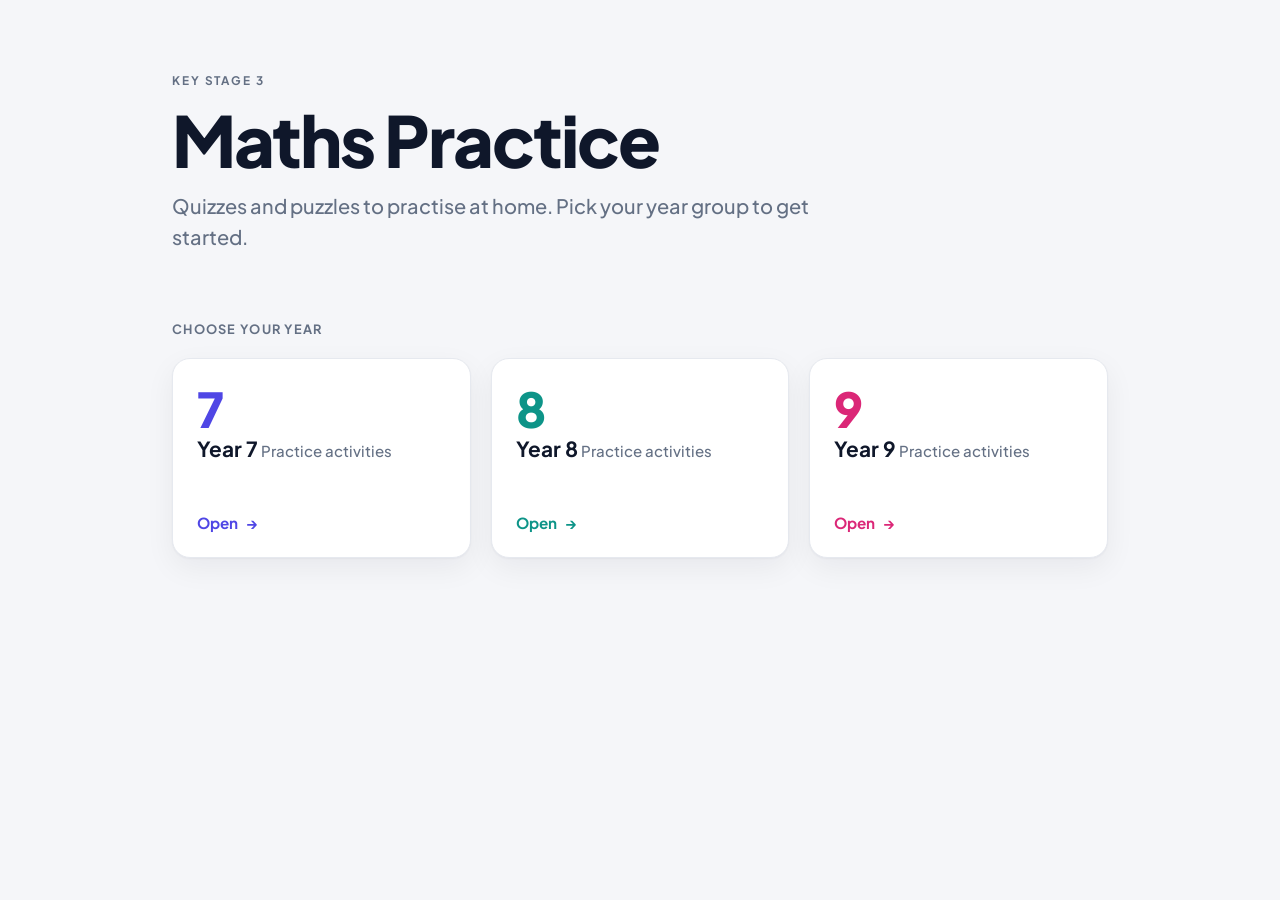
<file: index.html>
<!doctype html>
<html lang="en">
<head>
<meta charset="utf-8">
<meta name="viewport" content="width=device-width, initial-scale=1">
<title>KS3 Maths Practice</title>
<link rel="icon" href="favicon.svg" type="image/svg+xml">
<link rel="preconnect" href="https://fonts.googleapis.com">
<link rel="preconnect" href="https://fonts.gstatic.com" crossorigin>
<link href="https://fonts.googleapis.com/css2?family=Plus+Jakarta+Sans:wght@500;600;700;800&display=swap" rel="stylesheet">
<link rel="stylesheet" href="style.css">
</head>
<body>
<main class="wrap">

  <header class="hero rise">
    <p class="eyebrow">Key Stage 3</p>
    <h1>Maths Practice</h1>
    <p class="sub">Quizzes and puzzles to practise at home. Pick your year group to get started.</p>
  </header>

  <p class="section-label">Choose your year</p>

  <nav class="years" aria-label="Year groups">

    <a class="year-card y7 rise d1" href="year7.html">
      <span class="num">7</span>
      <span class="col">
        <span class="word">Year 7</span>
        <span class="desc">Practice activities</span>
      </span>
      <span class="go">Open <span class="arrow">&rarr;</span></span>
    </a>

    <a class="year-card y8 rise d2" href="year8.html">
      <span class="num">8</span>
      <span class="col">
        <span class="word">Year 8</span>
        <span class="desc">Practice activities</span>
      </span>
      <span class="go">Open <span class="arrow">&rarr;</span></span>
    </a>

    <a class="year-card y9 rise d3" href="year9.html">
      <span class="num">9</span>
      <span class="col">
        <span class="word">Year 9</span>
        <span class="desc">Practice activities</span>
      </span>
      <span class="go">Open <span class="arrow">&rarr;</span></span>
    </a>

  </nav>

</main>
</body>
</html>
</file>
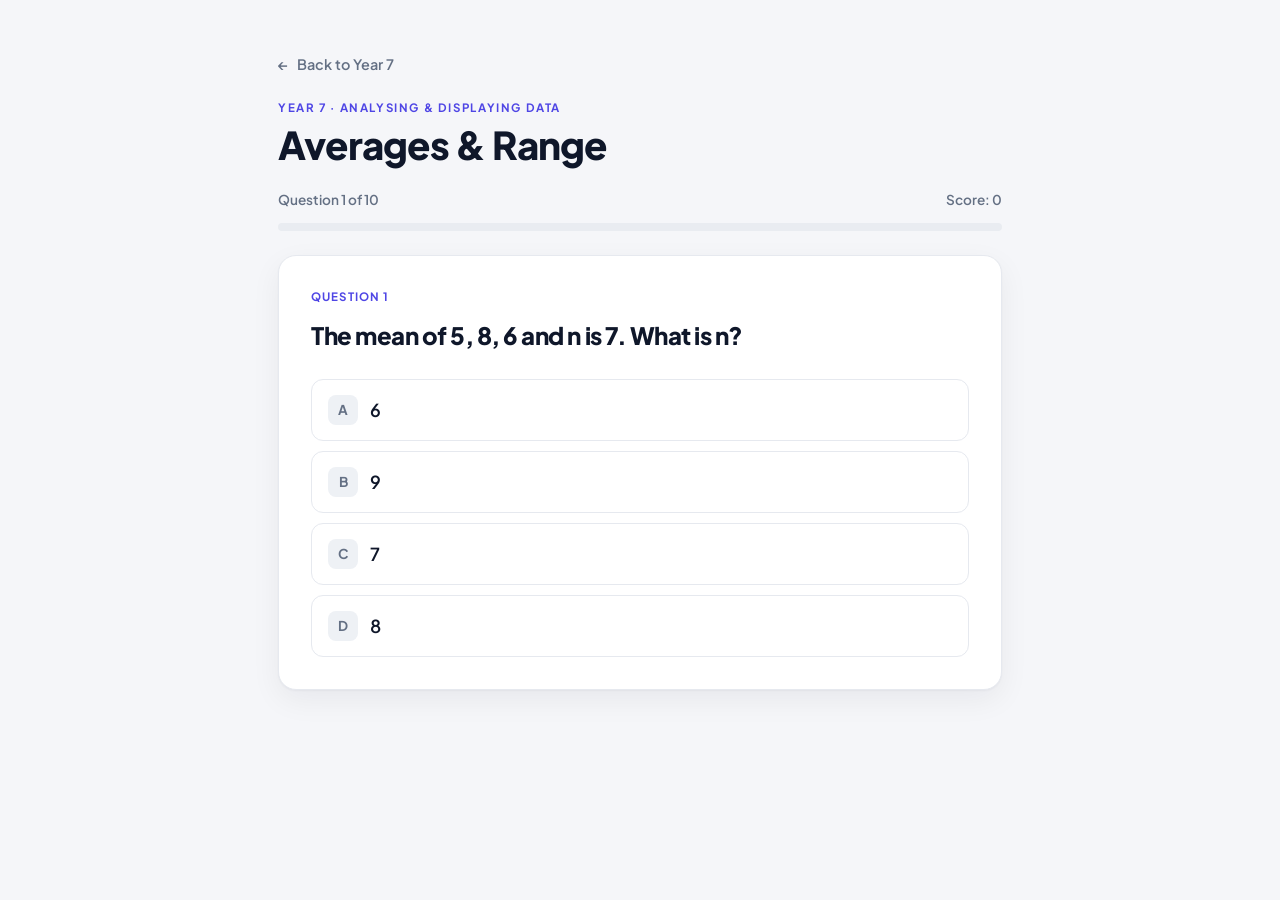
<file: y7-averages-range.html>
<!doctype html>
<html lang="en">
<head>
<meta charset="utf-8">
<meta name="viewport" content="width=device-width, initial-scale=1">
<title>Year 7 — Averages &amp; Range</title>
<link rel="icon" href="favicon.svg" type="image/svg+xml">
<link rel="preconnect" href="https://fonts.googleapis.com">
<link rel="preconnect" href="https://fonts.gstatic.com" crossorigin>
<link href="https://fonts.googleapis.com/css2?family=Plus+Jakarta+Sans:wght@500;600;700;800&display=swap" rel="stylesheet">
<link rel="stylesheet" href="quiz.css">
</head>
<!-- accent colour for this quiz (Year 7 = indigo). Change just this to re-theme one quiz. -->
<body style="--accent:#4F46E5">
<main class="wrap">

  <a class="back" href="year7.html"><span aria-hidden="true">&larr;</span> Back to Year 7</a>

  <header class="head">
    <p class="eyebrow">Year 7 &middot; Analysing &amp; displaying data</p>
    <h1>Averages &amp; Range</h1>
  </header>

  <!-- quiz shell — shared by every quiz; do not edit per quiz -->
  <div id="quiz">
    <div class="progress-row">
      <span id="counter">Question 1 of 10</span>
      <span id="runningScore">Score: 0</span>
    </div>
    <div class="bar"><i id="barFill"></i></div>
    <div class="card">
      <p class="qnum" id="qnum">Question 1</p>
      <p class="question" id="question">&nbsp;</p>
      <div class="options" id="options"></div>
      <div class="feedback" id="feedback">
        <p class="verdict" id="verdict"></p>
        <p class="why" id="why"></p>
      </div>
      <button class="next" id="nextBtn">Next question &rarr;</button>
    </div>
  </div>

  <div class="card result" id="result">
    <div class="score-num"><span id="finalScore">0</span><span id="outOf">/10</span></div>
    <p class="msg" id="resultMsg"></p>
    <p class="best" id="bestLine"></p>
    <div class="actions">
      <button class="btn primary" id="againBtn">Try again</button>
      <a class="btn ghost" href="year7.html">Back to Year 7</a>
    </div>
  </div>

</main>

<!-- ===== The only part that changes per quiz: questions ===== -->
<script>
window.QUIZ = {
  storeKey: "y7-averages-range",
  appendEquals: false,
  questions: [
    { q:"Find the mode of: 6, 3, 7, 3, 9, 3, 6, 1", answer:"3", options:["3","6","7","9"], why:"The mode is the most common value. 3 appears three times — more than any other number." },
    { q:"Find the mode of: 4, 8, 4, 2, 4, 8, 9", answer:"4", options:["4","8","2","9"], why:"4 appears three times, 8 appears twice. The most common value is 4." },
    { q:"Work out the median of: 15, 4, 9, 2, 11, 6, 8", answer:"8", options:["8","9","6","11"], why:"In order: 2, 4, 6, 8, 9, 11, 15. With 7 values the middle (4th) one is 8." },
    { q:"Work out the median of: 20, 7, 13, 5, 9, 16", answer:"11", options:["11","9","13","10"], why:"In order: 5, 7, 9, 13, 16, 20. The two middle values are 9 and 13, and (9 + 13) ÷ 2 = 11." },
    { q:"Work out the range of: 34, 12, 27, 5, 19", answer:"29", options:["29","34","22","12"], why:"Range = largest − smallest = 34 − 5 = 29." },
    { q:"Work out the mean of: 7, 2, 9, 4, 8", answer:"6", options:["6","5","7","30"], why:"Sum = 30, and there are 5 values. 30 ÷ 5 = 6." },
    { q:"Work out the mean of: 1.2, 0.8, 1.5, 0.5", answer:"1.0", options:["1.0","1.2","0.8","4.0"], why:"Sum = 4.0, divided by 4 values. 4.0 ÷ 4 = 1.0." },
    { q:"A shop counts customers each day: 12, 9, 15, 11, 8, 14, 15. What is the mean per day?", answer:"12", options:["12","11","13","84"], why:"Total = 84 over 7 days. 84 ÷ 7 = 12." },
    { q:"The mean of 5, 8, 6 and n is 7. What is n?", answer:"9", options:["9","7","8","6"], why:"Four values with mean 7 total 28. The known three add to 19, so n = 28 − 19 = 9." },
    { q:"For 5, 5, 6, 5, 6, 5, 40, which average best describes a 'typical' value?", answer:"Median", options:["Median","Mean","Mode","Range"], why:"The outlier 40 pulls the mean up to about 10. The median (5) better reflects what most of the values actually are." }
  ]
};
</script>
<script src="quiz.js"></script>
</body>
</html>
</file>
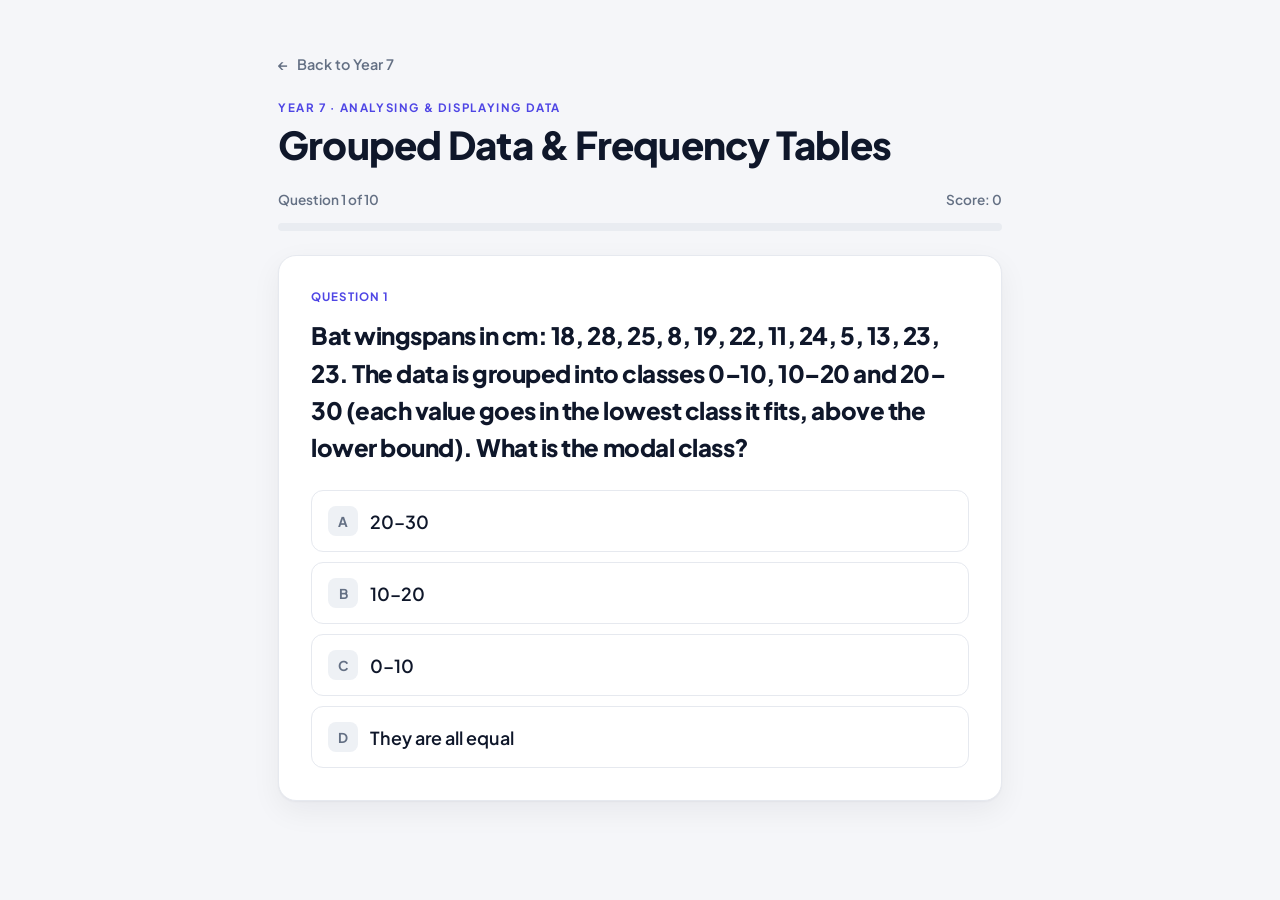
<file: y7-grouped-data.html>
<!doctype html>
<html lang="en">
<head>
<meta charset="utf-8">
<meta name="viewport" content="width=device-width, initial-scale=1">
<title>Year 7 — Grouped Data &amp; Frequency Tables</title>
<link rel="icon" href="favicon.svg" type="image/svg+xml">
<link rel="preconnect" href="https://fonts.googleapis.com">
<link rel="preconnect" href="https://fonts.gstatic.com" crossorigin>
<link href="https://fonts.googleapis.com/css2?family=Plus+Jakarta+Sans:wght@500;600;700;800&display=swap" rel="stylesheet">
<link rel="stylesheet" href="quiz.css">
</head>
<!-- accent colour for this quiz (Year 7 = indigo). Change just this to re-theme one quiz. -->
<body style="--accent:#4F46E5">
<main class="wrap">

  <a class="back" href="year7.html"><span aria-hidden="true">&larr;</span> Back to Year 7</a>

  <header class="head">
    <p class="eyebrow">Year 7 &middot; Analysing &amp; displaying data</p>
    <h1>Grouped Data &amp; Frequency Tables</h1>
  </header>

  <!-- quiz shell — shared by every quiz; do not edit per quiz -->
  <div id="quiz">
    <div class="progress-row">
      <span id="counter">Question 1 of 10</span>
      <span id="runningScore">Score: 0</span>
    </div>
    <div class="bar"><i id="barFill"></i></div>
    <div class="card">
      <p class="qnum" id="qnum">Question 1</p>
      <p class="question" id="question">&nbsp;</p>
      <div class="options" id="options"></div>
      <div class="feedback" id="feedback">
        <p class="verdict" id="verdict"></p>
        <p class="why" id="why"></p>
      </div>
      <button class="next" id="nextBtn">Next question &rarr;</button>
    </div>
  </div>

  <div class="card result" id="result">
    <div class="score-num"><span id="finalScore">0</span><span id="outOf">/10</span></div>
    <p class="msg" id="resultMsg"></p>
    <p class="best" id="bestLine"></p>
    <div class="actions">
      <button class="btn primary" id="againBtn">Try again</button>
      <a class="btn ghost" href="year7.html">Back to Year 7</a>
    </div>
  </div>

</main>

<!-- ===== The only part that changes per quiz: questions ===== -->
<script>
window.QUIZ = {
  storeKey: "y7-grouped-data",
  appendEquals: false,
  questions: [
    { q:"Data is grouped into the classes 1–5, 6–10, 11–15 and 16–20. Which class does the value 17 belong to?", answer:"16–20", options:["16–20","11–15","6–10","1–5"], why:"17 is between 16 and 20, so it goes in the class 16–20." },
    { q:"A frequency table of pulse rates shows: 70–79 has frequency 1, 80–89 has frequency 8, 90–99 has frequency 7, 100–109 has frequency 3. What is the modal class?", answer:"80–89", options:["80–89","90–99","100–109","70–79"], why:"The modal class is the one with the highest frequency. 80–89 has the highest frequency, 8." },
    { q:"Using the same pulse rate table (70–79: 1, 80–89: 8, 90–99: 7, 100–109: 3), how many students had a pulse rate between 90 and 109?", answer:"10", options:["10","7","3","11"], why:"Add the frequencies of the classes 90–99 and 100–109: 7 + 3 = 10." },
    { q:"Using the same pulse rate table (frequencies 1, 8, 7 and 3), how many students were measured in total?", answer:"19", options:["19","18","20","10"], why:"Add all the frequencies: 1 + 8 + 7 + 3 = 19." },
    { q:"Which of these is continuous data?", answer:"The masses of a batch of bread loaves", options:["The masses of a batch of bread loaves","The numbers of songs on some mp3 players","Shoe sizes","The number of pets in a family"], why:"Continuous data is measured and can take any value — like length, mass and capacity. The others can only take particular values, so they are discrete." },
    { q:"Which of these is discrete data?", answer:"The number of goals scored in a match", options:["The number of goals scored in a match","The heights of some students","The masses of some parcels","The times taken to run 100 m"], why:"Discrete data can only take particular values — you can score 2 or 3 goals, but never 2.7. Heights, masses and times are measured, so they are continuous." },
    { q:"How many of these values belong in the class 1–5? Data: 7, 3, 8, 11, 2, 21, 15, 12, 4, 20, 13, 2, 15, 12, 4, 17", answer:"5", options:["5","4","6","3"], why:"The values from 1 to 5 are: 3, 2, 2, 4 and 4 — that is 5 values." },
    { q:"Bat wingspans in cm: 18, 28, 25, 8, 19, 22, 11, 24, 5, 13, 23, 23. The data is grouped into classes 0–10, 10–20 and 20–30 (each value goes in the lowest class it fits, above the lower bound). What is the modal class?", answer:"20–30", options:["20–30","10–20","0–10","They are all equal"], why:"0–10 has 2 values (8, 5), 10–20 has 4 values (18, 19, 11, 13), and 20–30 has 6 values (28, 25, 22, 24, 23, 23). The modal class is 20–30." },
    { q:"What is the modal class of a set of grouped data?", answer:"The class with the highest frequency", options:["The class with the highest frequency","The class in the middle of the table","The class containing the biggest values","The widest class"], why:"The modal class is the class with the highest frequency — the group that the most values fall into." },
    { q:"A table of student heights shows: 120–130 cm: 1, 130–140 cm: 4, 140–150 cm: 6, 150–160 cm: 5, 160–170 cm: 2. How many students are at least 150 cm tall?", answer:"7", options:["7","5","6","2"], why:"At least 150 cm means the classes 150–160 and 160–170: 5 + 2 = 7 students." }
  ]
};
</script>
<script src="quiz.js"></script>
</body>
</html>
</file>
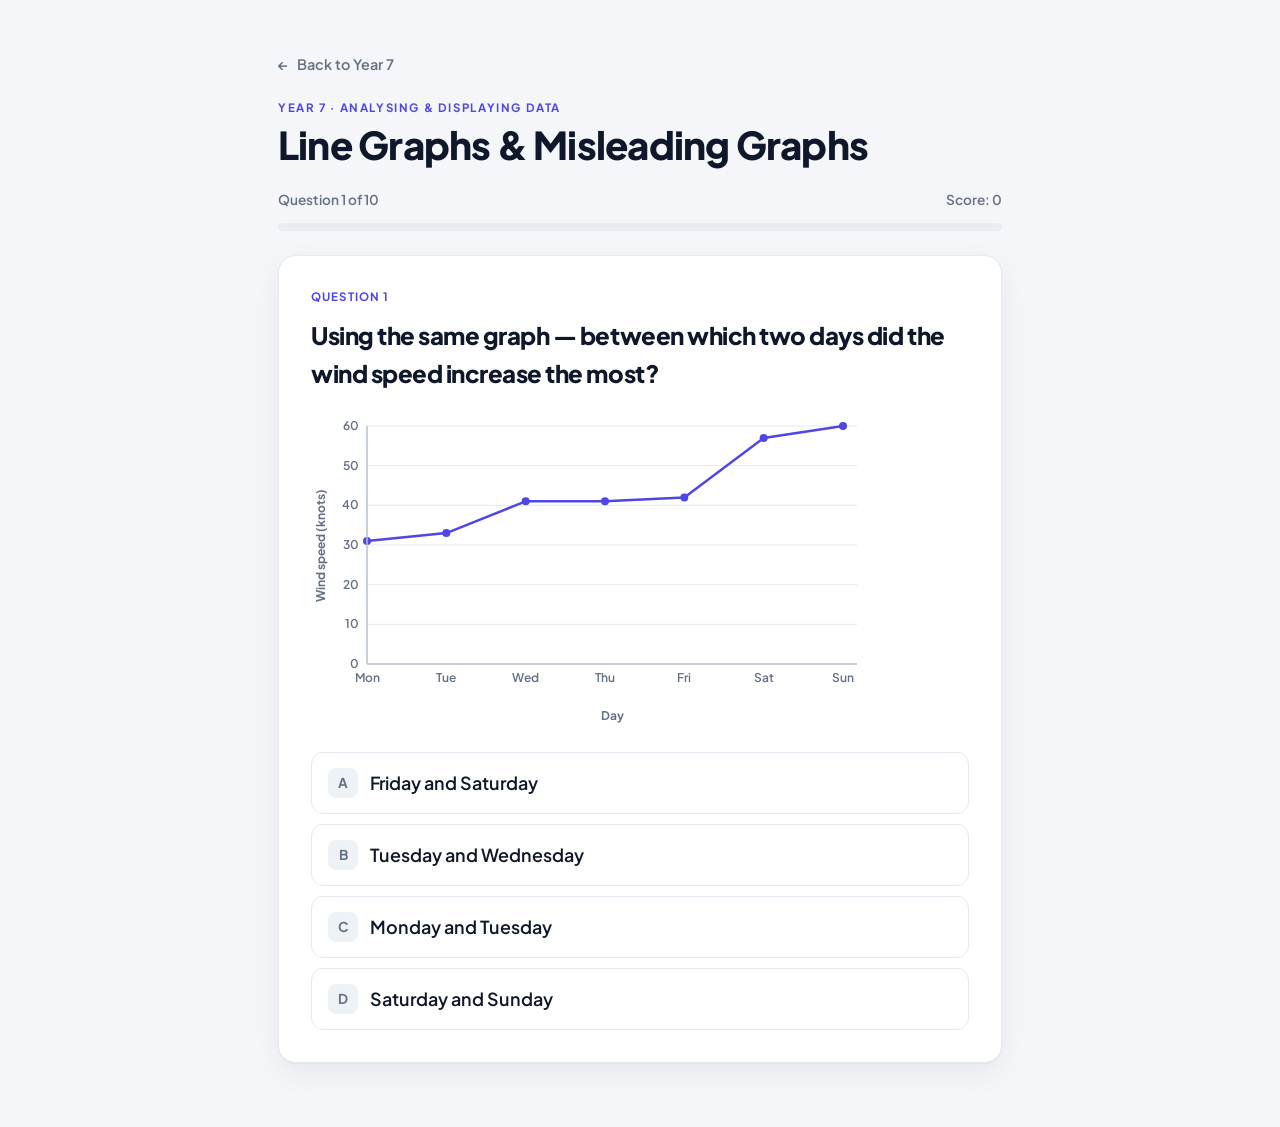
<file: y7-line-graphs.html>
<!doctype html>
<html lang="en">
<head>
<meta charset="utf-8">
<meta name="viewport" content="width=device-width, initial-scale=1">
<title>Year 7 — Line Graphs &amp; Misleading Graphs</title>
<link rel="icon" href="favicon.svg" type="image/svg+xml">
<link rel="preconnect" href="https://fonts.googleapis.com">
<link rel="preconnect" href="https://fonts.gstatic.com" crossorigin>
<link href="https://fonts.googleapis.com/css2?family=Plus+Jakarta+Sans:wght@500;600;700;800&display=swap" rel="stylesheet">
<link rel="stylesheet" href="quiz.css">
</head>
<!-- accent colour for this quiz (Year 7 = indigo). Change just this to re-theme one quiz. -->
<body style="--accent:#4F46E5">
<main class="wrap">

  <a class="back" href="year7.html"><span aria-hidden="true">&larr;</span> Back to Year 7</a>

  <header class="head">
    <p class="eyebrow">Year 7 &middot; Analysing &amp; displaying data</p>
    <h1>Line Graphs &amp; Misleading Graphs</h1>
  </header>

  <!-- quiz shell — shared by every quiz; do not edit per quiz -->
  <div id="quiz">
    <div class="progress-row">
      <span id="counter">Question 1 of 10</span>
      <span id="runningScore">Score: 0</span>
    </div>
    <div class="bar"><i id="barFill"></i></div>
    <div class="card">
      <p class="qnum" id="qnum">Question 1</p>
      <p class="question" id="question">&nbsp;</p>
      <div class="options" id="options"></div>
      <div class="feedback" id="feedback">
        <p class="verdict" id="verdict"></p>
        <p class="why" id="why"></p>
      </div>
      <button class="next" id="nextBtn">Next question &rarr;</button>
    </div>
  </div>

  <div class="card result" id="result">
    <div class="score-num"><span id="finalScore">0</span><span id="outOf">/10</span></div>
    <p class="msg" id="resultMsg"></p>
    <p class="best" id="bestLine"></p>
    <div class="actions">
      <button class="btn primary" id="againBtn">Try again</button>
      <a class="btn ghost" href="year7.html">Back to Year 7</a>
    </div>
  </div>

</main>

<!-- ===== The only part that changes per quiz: questions ===== -->
<script>
var SCUBA = { type:"line", labels:["0","10","20","30","40","50","60"], values:[15,14,12,8,6,5,4], xLabel:"Time (minutes)", yLabel:"Air (litres)" };
var WIND  = { type:"line", labels:["Mon","Tue","Wed","Thu","Fri","Sat","Sun"], values:[31,33,41,41,42,57,60], xLabel:"Day", yLabel:"Wind speed (knots)" };
var CANB  = { type:"line", labels:["J","F","M","A","M","J","J","A","S","O","N","D"], values:[20,21,17,13,9,6,5,7,9,12,15,18], xLabel:"Month", yLabel:"Temperature (°C)" };

window.QUIZ = {
  storeKey: "y7-line-graphs",
  appendEquals: false,
  questions: [
    { q:"The line graph shows the volume of air in a scuba tank during a dive. How much air was in the tank at the start of the dive?",
      chart:SCUBA,
      answer:"15 litres", options:["15 litres","14 litres","16 litres","12 litres"],
      why:"At 0 minutes the line starts at 15 litres." },
    { q:"Using the same graph — after how many minutes had the air dropped to 8 litres?",
      chart:SCUBA,
      answer:"30 minutes", options:["30 minutes","20 minutes","40 minutes","50 minutes"],
      why:"The line passes through 8 litres at 30 minutes." },
    { q:"Using the same graph — when was the diver using air the fastest (most active)?",
      chart:SCUBA,
      answer:"Between 20 and 30 minutes", options:["Between 20 and 30 minutes","Between 0 and 10 minutes","Between 40 and 50 minutes","Between 50 and 60 minutes"],
      why:"That's where the line is steepest — the air drops from 12 to 8 litres, a fall of 4 litres in 10 minutes." },
    { q:"The line graph shows the daily maximum wind speed in the Hebrides for one week. What is the range of the wind speeds?",
      chart:WIND,
      answer:"29 knots", options:["29 knots","60 knots","31 knots","26 knots"],
      why:"Range = highest − lowest = 60 − 31 = 29 knots." },
    { q:"Using the same graph — between which two days did the wind speed increase the most?",
      chart:WIND,
      answer:"Friday and Saturday", options:["Friday and Saturday","Saturday and Sunday","Tuesday and Wednesday","Monday and Tuesday"],
      why:"The line is steepest between Friday (42) and Saturday (57) — an increase of 15 knots." },
    { q:"The graph shows mean monthly temperatures in Canberra, Australia. Which are the three coldest months?",
      chart:CANB,
      answer:"June, July and August", options:["June, July and August","December, January and February","March, April and May","September, October and November"],
      why:"The lowest points on the graph are 6, 5 and 7 °C in June, July and August. Canberra is in the southern hemisphere, so winter falls in the middle of the year." },
    { q:"When a line graph shows changes over time, where should time go?",
      answer:"On the horizontal axis", options:["On the horizontal axis","On the vertical axis","On either axis","Time is not shown on a line graph"],
      why:"Time always goes on the horizontal (x) axis, so the line reads left to right as time passes." },
    { q:"On a graph axis, what does a zig-zag (break symbol) near the origin mean?",
      answer:"There is a break in the axis scale", options:["There is a break in the axis scale","The data is unreliable","The graph is finished","The values are negative"],
      why:"The zig-zag shows the scale does not start at 0 — part of the axis has been missed out." },
    { q:"A bar chart's vertical axis is labelled 0, 10, 20, 30 and then jumps straight to 80. Why is this misleading?",
      answer:"The scale is not evenly spaced", options:["The scale is not evenly spaced","The axis should be horizontal","There are too many labels","Bar charts never use numbers"],
      why:"An axis scale must go up in equal steps. Jumping from 30 to 80 squashes the top of the chart and distorts how the bars compare." },
    { q:"Two line graphs are compared: one has a vertical axis from 0 to 5, the other from 30 to 40. Why might comparing the two lines be misleading?",
      answer:"The vertical scales are different", options:["The vertical scales are different","The graphs use different colours","Line graphs cannot be compared","The horizontal axes show time"],
      why:"Different vertical scales make changes look bigger or smaller than they really are. To compare fairly, both graphs need the same scale." }
  ]
};
</script>
<script src="quiz.js"></script>
</body>
</html>
</file>
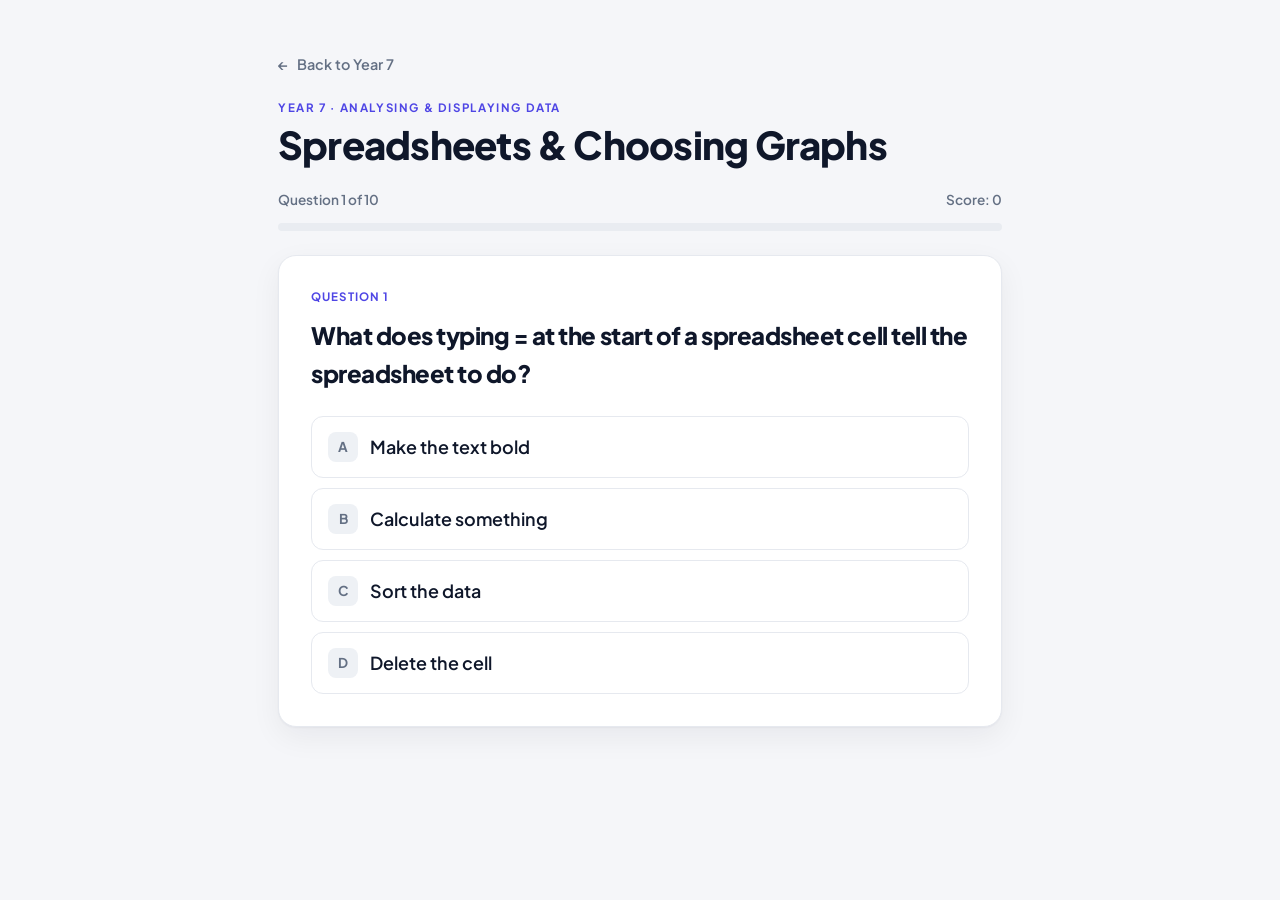
<file: y7-spreadsheets.html>
<!doctype html>
<html lang="en">
<head>
<meta charset="utf-8">
<meta name="viewport" content="width=device-width, initial-scale=1">
<title>Year 7 — Spreadsheets &amp; Choosing Graphs</title>
<link rel="icon" href="favicon.svg" type="image/svg+xml">
<link rel="preconnect" href="https://fonts.googleapis.com">
<link rel="preconnect" href="https://fonts.gstatic.com" crossorigin>
<link href="https://fonts.googleapis.com/css2?family=Plus+Jakarta+Sans:wght@500;600;700;800&display=swap" rel="stylesheet">
<link rel="stylesheet" href="quiz.css">
</head>
<!-- accent colour for this quiz (Year 7 = indigo). Change just this to re-theme one quiz. -->
<body style="--accent:#4F46E5">
<main class="wrap">

  <a class="back" href="year7.html"><span aria-hidden="true">&larr;</span> Back to Year 7</a>

  <header class="head">
    <p class="eyebrow">Year 7 &middot; Analysing &amp; displaying data</p>
    <h1>Spreadsheets &amp; Choosing Graphs</h1>
  </header>

  <!-- quiz shell — shared by every quiz; do not edit per quiz -->
  <div id="quiz">
    <div class="progress-row">
      <span id="counter">Question 1 of 10</span>
      <span id="runningScore">Score: 0</span>
    </div>
    <div class="bar"><i id="barFill"></i></div>
    <div class="card">
      <p class="qnum" id="qnum">Question 1</p>
      <p class="question" id="question">&nbsp;</p>
      <div class="options" id="options"></div>
      <div class="feedback" id="feedback">
        <p class="verdict" id="verdict"></p>
        <p class="why" id="why"></p>
      </div>
      <button class="next" id="nextBtn">Next question &rarr;</button>
    </div>
  </div>

  <div class="card result" id="result">
    <div class="score-num"><span id="finalScore">0</span><span id="outOf">/10</span></div>
    <p class="msg" id="resultMsg"></p>
    <p class="best" id="bestLine"></p>
    <div class="actions">
      <button class="btn primary" id="againBtn">Try again</button>
      <a class="btn ghost" href="year7.html">Back to Year 7</a>
    </div>
  </div>

</main>

<!-- ===== The only part that changes per quiz: questions ===== -->
<script>
var GRID = [["","A","B"],["1","81","16"],["2","54","25"]];
var LAUREN = { type:"bar", labels:["Mon","Tue","Wed","Thu","Fri","Sat","Sun"], values:[30,45,45,15,70,120,60], xLabel:"Day", yLabel:"Time (minutes)" };
var ANITA = { type:"bar", labels:["clarinet","violin","piano","saxophone","drum"], values:[3,8,5,4,5], xLabel:"Instrument", yLabel:"Number of girls" };

window.QUIZ = {
  storeKey: "y7-spreadsheets",
  appendEquals: false,
  questions: [
    { q:"The table shows part of a spreadsheet. What number is in cell B2?",
      table:GRID,
      answer:"25", options:["25","54","16","81"],
      why:"Cell B2 is where column B meets row 2 — it contains 25." },
    { q:"Using the same spreadsheet — which cell is the number 81 in?",
      table:GRID,
      answer:"A1", options:["A1","B1","A2","B2"],
      why:"81 is in column A, row 1 — cell A1." },
    { q:"What does typing = at the start of a spreadsheet cell tell the spreadsheet to do?",
      answer:"Calculate something", options:["Calculate something","Make the text bold","Delete the cell","Sort the data"],
      why:"Typing = tells the spreadsheet the cell contains a formula to calculate, like =mode( or =average(." },
    { q:"Which spreadsheet formula finds the mean of a set of data?",
      answer:"=average(", options:["=average(","=mean(","=median(","=mode("],
      why:"Spreadsheets use the word 'average' instead of 'mean', so you type =average( and select the data." },
    { q:"Data is sorted from smallest to largest in cells A1 to A10. Which formula works out the range?",
      answer:"=A10-A1", options:["=A10-A1","=A1-A10","=A10+A1","=average(A1:A10)"],
      why:"Range = largest − smallest. After sorting, the largest value is in A10 and the smallest in A1, so =A10-A1." },
    { q:"The numbers of weeks the ten most popular UK singles stayed in the Top 10 were: 14, 10, 12, 16, 10, 11, 11, 13, 12, 10. What is the mode?",
      answer:"10", options:["10","11","12","16"],
      why:"10 appears three times — more than any other value." },
    { q:"For the same data (sorted: 10, 10, 10, 11, 11, 12, 12, 13, 14, 16), what is the median?",
      answer:"11.5", options:["11.5","11","12","13"],
      why:"With 10 values, the median is halfway between the 5th and 6th values: (11 + 12) ÷ 2 = 11.5." },
    { q:"Lauren drew this bar chart of the time she spent playing a computer game. On which day did she play for the longest?",
      chart:LAUREN,
      answer:"Saturday", options:["Saturday","Friday","Sunday","Wednesday"],
      why:"The tallest bar is Saturday, at 120 minutes." },
    { q:"Using the same chart — what is the mean time Lauren played per day?",
      chart:LAUREN,
      answer:"55 minutes", options:["55 minutes","45 minutes","60 minutes","120 minutes"],
      why:"Total = 30 + 45 + 45 + 15 + 70 + 120 + 60 = 385 minutes over 7 days. 385 ÷ 7 = 55." },
    { q:"Anita asked 25 girls in Year 7 which instrument they liked most and drew this bar chart. Which instrument is the mode?",
      chart:ANITA,
      answer:"Violin", options:["Violin","Piano","Drum","Clarinet"],
      why:"The mode is the most common answer — the tallest bar is violin, with 8 girls." }
  ]
};
</script>
<script src="quiz.js"></script>
</body>
</html>
</file>
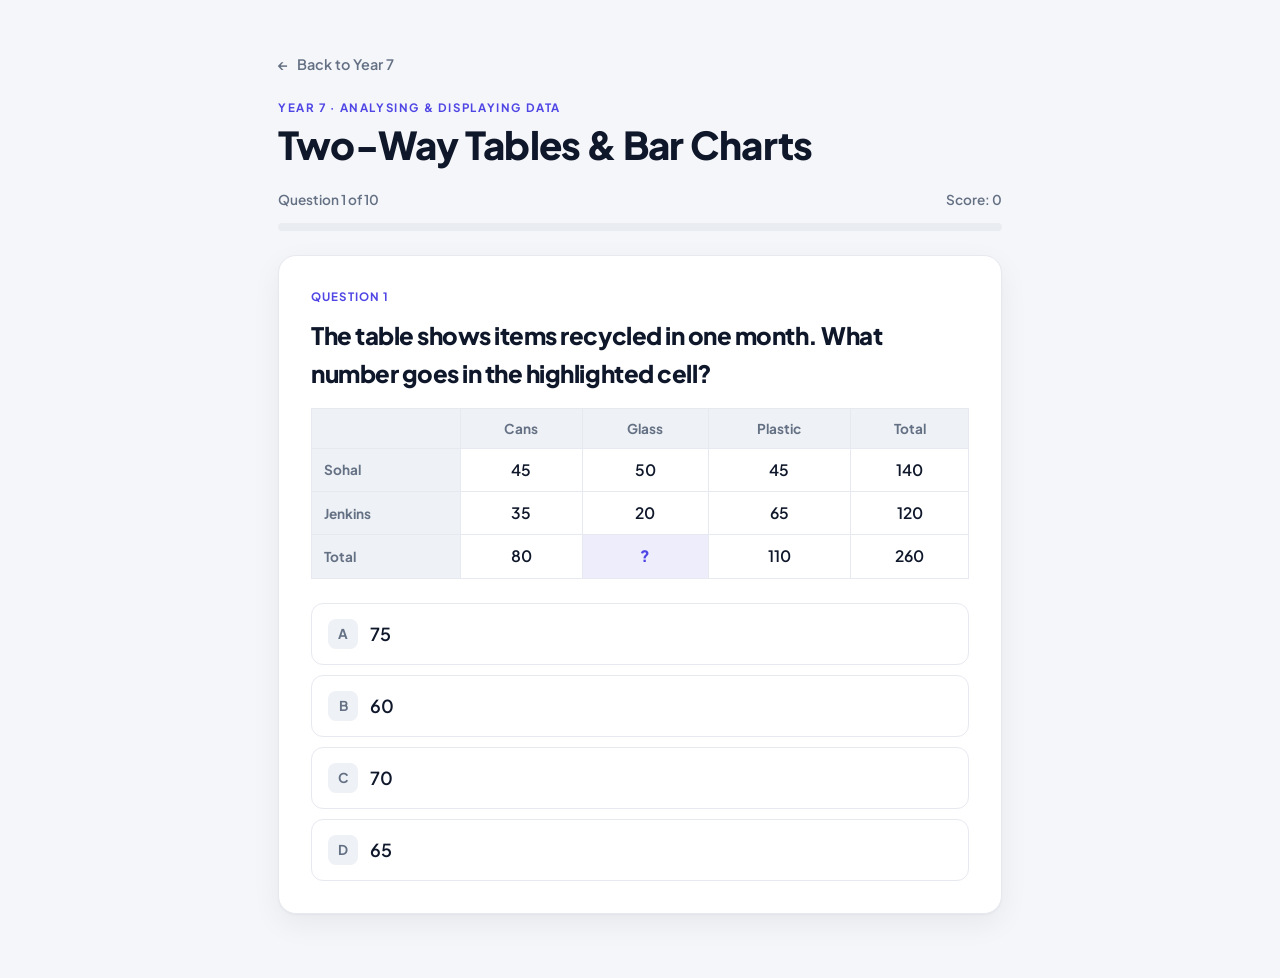
<file: y7-two-way-tables.html>
<!doctype html>
<html lang="en">
<head>
<meta charset="utf-8">
<meta name="viewport" content="width=device-width, initial-scale=1">
<title>Year 7 — Two-Way Tables &amp; Bar Charts</title>
<link rel="icon" href="favicon.svg" type="image/svg+xml">
<link rel="preconnect" href="https://fonts.googleapis.com">
<link rel="preconnect" href="https://fonts.gstatic.com" crossorigin>
<link href="https://fonts.googleapis.com/css2?family=Plus+Jakarta+Sans:wght@500;600;700;800&display=swap" rel="stylesheet">
<link rel="stylesheet" href="quiz.css">
</head>
<!-- accent colour for this quiz (Year 7 = indigo). Change just this to re-theme one quiz. -->
<body style="--accent:#4F46E5">
<main class="wrap">

  <a class="back" href="year7.html"><span aria-hidden="true">&larr;</span> Back to Year 7</a>

  <header class="head">
    <p class="eyebrow">Year 7 &middot; Analysing &amp; displaying data</p>
    <h1>Two-Way Tables &amp; Bar Charts</h1>
  </header>

  <!-- quiz shell — shared by every quiz; do not edit per quiz -->
  <div id="quiz">
    <div class="progress-row">
      <span id="counter">Question 1 of 10</span>
      <span id="runningScore">Score: 0</span>
    </div>
    <div class="bar"><i id="barFill"></i></div>
    <div class="card">
      <p class="qnum" id="qnum">Question 1</p>
      <p class="question" id="question">&nbsp;</p>
      <div class="options" id="options"></div>
      <div class="feedback" id="feedback">
        <p class="verdict" id="verdict"></p>
        <p class="why" id="why"></p>
      </div>
      <button class="next" id="nextBtn">Next question &rarr;</button>
    </div>
  </div>

  <div class="card result" id="result">
    <div class="score-num"><span id="finalScore">0</span><span id="outOf">/10</span></div>
    <p class="msg" id="resultMsg"></p>
    <p class="best" id="bestLine"></p>
    <div class="actions">
      <button class="btn primary" id="againBtn">Try again</button>
      <a class="btn ghost" href="year7.html">Back to Year 7</a>
    </div>
  </div>

</main>

<!-- ===== The only part that changes per quiz: questions ===== -->
<script>
window.QUIZ = {
  storeKey: "y7-two-way-tables",
  appendEquals: false,
  questions: [
    { q:"The two-way table shows press-ups completed at the weekend. What number goes in the highlighted cell?",
      table:[["","Sat","Sun","Total"],["Alan","20","22","?"],["Yolanda","20","15","35"],["Total","40","37","77"]],
      answer:"42", options:["42","40","35","77"],
      why:"Alan's row total = 20 + 22 = 42. You can check it: the overall total 77 minus Yolanda's 35 also gives 42." },
    { q:"What number goes in the highlighted cell of this two-way table?",
      table:[["","Sat","Sun","Total"],["Alan","20","22","42"],["Yolanda","20","15","35"],["Total","?","37","77"]],
      answer:"40", options:["40","42","37","35"],
      why:"The Saturday column total = 20 + 20 = 40." },
    { q:"What number goes in the highlighted cell — the overall total?",
      table:[["","Sat","Sun","Total"],["Alan","20","22","42"],["Yolanda","20","15","35"],["Total","40","37","?"]],
      answer:"77", options:["77","75","79","42"],
      why:"Add the row totals: 42 + 35 = 77. Adding the column totals, 40 + 37, gives the same answer — a good way to check." },
    { q:"Part of the data is missing. How many press-ups did Yolanda do on Sunday?",
      table:[["","Sat","Sun","Total"],["Alan","20","22","42"],["Yolanda","20","?","35"],["Total","40","37","77"]],
      answer:"15", options:["15","17","20","35"],
      why:"Yolanda's total is 35 and she did 20 on Saturday, so Sunday = 35 − 20 = 15. Check with the Sun column: 37 − 22 = 15." },
    { q:"The table shows items recycled in one month. What number goes in the highlighted cell?",
      table:[["","Cans","Glass","Plastic","Total"],["Sohal","45","50","45","140"],["Jenkins","35","20","65","120"],["Total","80","?","110","260"]],
      answer:"70", options:["70","75","65","60"],
      why:"The Glass column total = 50 + 20 = 70." },
    { q:"How many items did the Jenkins family recycle in total?",
      table:[["","Cans","Glass","Plastic","Total"],["Sohal","45","50","45","140"],["Jenkins","35","20","65","?"],["Total","80","70","110","260"]],
      answer:"120", options:["120","115","125","260"],
      why:"Jenkins row: 35 + 20 + 65 = 120. Check: overall total 260 minus Sohal's 140 = 120." },
    { q:"Which item did the Sohal family recycle the most of?",
      table:[["","Cans","Glass bottles","Plastic bottles","Cardboard","Newspapers"],["Sohal","45","50","45","20","30"]],
      answer:"Glass bottles", options:["Glass bottles","Cans","Plastic bottles","Newspapers"],
      why:"The highest number in the Sohal row is 50, in the Glass bottles column." },
    { q:"Hugh counted insects visiting flowers of each colour. How many insects visited blue flowers altogether?",
      table:[["","White","Yellow","Red","Blue","Green"],["Bees","7","15","2","18","1"],["Butterflies","7","10","8","3","3"]],
      answer:"21", options:["21","18","15","20"],
      why:"Add the Blue column: 18 bees + 3 butterflies = 21." },
    { q:"Using the same data, which colour is most attractive to bees?",
      table:[["","White","Yellow","Red","Blue","Green"],["Bees","7","15","2","18","1"],["Butterflies","7","10","8","3","3"]],
      answer:"Blue", options:["Blue","Yellow","White","Red"],
      why:"The biggest number in the Bees row is 18, in the Blue column." },
    { q:"In every two-way table, adding the row totals gives the same result as adding the column totals. What is this number?",
      answer:"The overall total", options:["The overall total","Zero","The largest value in the table","Double the overall total"],
      why:"Both count every value in the table exactly once, so both must equal the overall total. If they don't match, there's a mistake somewhere." }
  ]
};
</script>
<script src="quiz.js"></script>
</body>
</html>
</file>
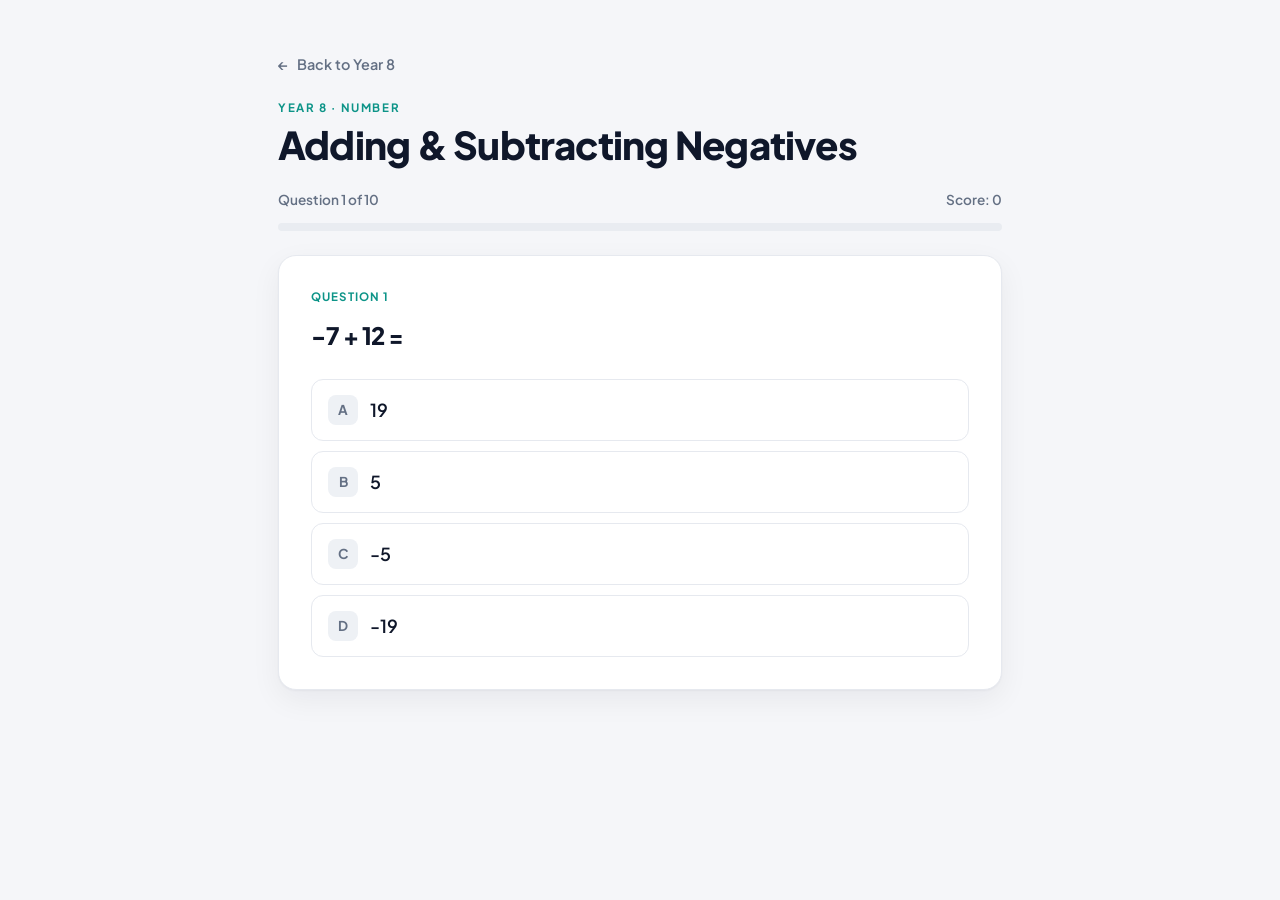
<file: y8-add-subtract-negatives.html>
<!doctype html>
<html lang="en">
<head>
<meta charset="utf-8">
<meta name="viewport" content="width=device-width, initial-scale=1">
<title>Year 8 — Adding &amp; Subtracting Negatives</title>
<link rel="icon" href="favicon.svg" type="image/svg+xml">
<link rel="preconnect" href="https://fonts.googleapis.com">
<link rel="preconnect" href="https://fonts.gstatic.com" crossorigin>
<link href="https://fonts.googleapis.com/css2?family=Plus+Jakarta+Sans:wght@500;600;700;800&display=swap" rel="stylesheet">
<link rel="stylesheet" href="quiz.css">
</head>
<!-- accent colour for this quiz (Year 8 = teal). Change just this to re-theme one quiz. -->
<body style="--accent:#0D9488">
<main class="wrap">

  <a class="back" href="year8.html"><span aria-hidden="true">&larr;</span> Back to Year 8</a>

  <header class="head">
    <p class="eyebrow">Year 8 &middot; Number</p>
    <h1>Adding &amp; Subtracting Negatives</h1>
  </header>

  <!-- quiz shell — shared by every quiz; do not edit per quiz -->
  <div id="quiz">
    <div class="progress-row">
      <span id="counter">Question 1 of 10</span>
      <span id="runningScore">Score: 0</span>
    </div>
    <div class="bar"><i id="barFill"></i></div>
    <div class="card">
      <p class="qnum" id="qnum">Question 1</p>
      <p class="question" id="question">&nbsp;</p>
      <div class="options" id="options"></div>
      <div class="feedback" id="feedback">
        <p class="verdict" id="verdict"></p>
        <p class="why" id="why"></p>
      </div>
      <button class="next" id="nextBtn">Next question &rarr;</button>
    </div>
  </div>

  <div class="card result" id="result">
    <div class="score-num"><span id="finalScore">0</span><span id="outOf">/10</span></div>
    <p class="msg" id="resultMsg"></p>
    <p class="best" id="bestLine"></p>
    <div class="actions">
      <button class="btn primary" id="againBtn">Try again</button>
      <a class="btn ghost" href="year8.html">Back to Year 8</a>
    </div>
  </div>

</main>

<!-- ===== The only part that changes per quiz: questions ===== -->
<script>
window.QUIZ = {
  storeKey: "y8-add-sub-negatives",
  questions: [
    { q:"-8 + 3", answer:"-5", options:["-5","5","-11","11"], why:"Start at -8 and move 3 to the right → -5." },
    { q:"5 + (-9)", answer:"-4", options:["-4","4","14","-14"], why:"Adding a negative means subtract: 5 - 9 = -4." },
    { q:"-4 - 6", answer:"-10", options:["-10","10","-2","2"], why:"Both moves go down: -4 then 6 more in the negative direction = -10." },
    { q:"7 - (-2)", answer:"9", options:["9","5","-9","-5"], why:"Subtracting a negative adds: 7 + 2 = 9." },
    { q:"-3 + (-5)", answer:"-8", options:["-8","8","2","-2"], why:"Adding a negative subtracts: -3 - 5 = -8." },
    { q:"-10 - (-4)", answer:"-6", options:["-6","-14","6","14"], why:"Subtracting a negative adds: -10 + 4 = -6." },
    { q:"6 + (-6)", answer:"0", options:["0","12","-12","6"], why:"6 - 6 = 0. Opposites cancel out." },
    { q:"-2 - (-9)", answer:"7", options:["7","-7","-11","11"], why:"Subtracting a negative adds: -2 + 9 = 7." },
    { q:"-7 + 12", answer:"5", options:["5","-5","19","-19"], why:"Start at -7 and move 12 to the right → 5." },
    { q:"-5 - 8 - (-3)", answer:"-10", options:["-10","-16","0","10"], why:"-5 - 8 = -13, then subtracting -3 adds 3: -13 + 3 = -10." }
  ]
};
</script>
<script src="quiz.js"></script>
</body>
</html>
</file>
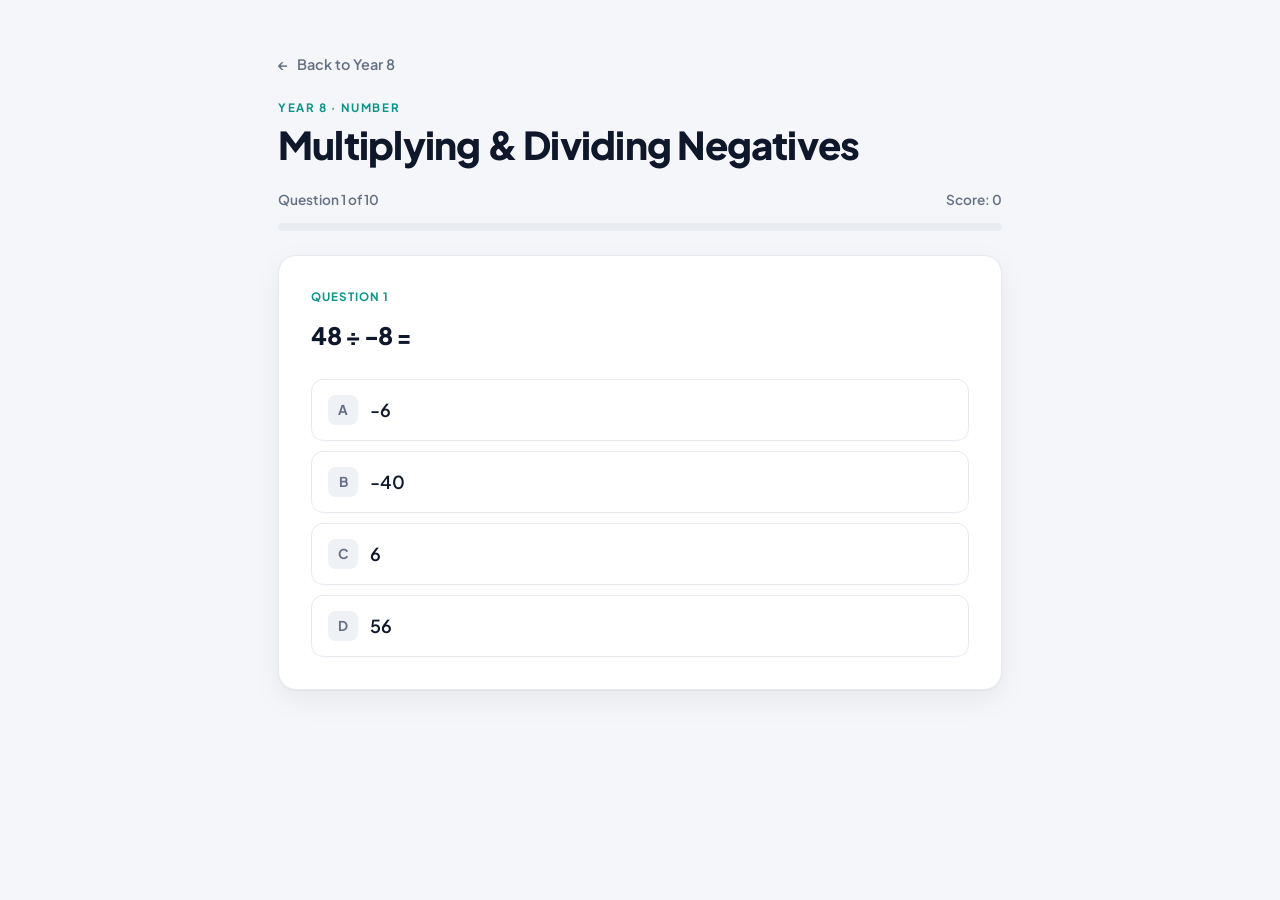
<file: y8-negative-numbers.html>
<!doctype html>
<html lang="en">
<head>
<meta charset="utf-8">
<meta name="viewport" content="width=device-width, initial-scale=1">
<title>Year 8 — Multiplying &amp; Dividing Negatives</title>
<link rel="icon" href="favicon.svg" type="image/svg+xml">
<link rel="preconnect" href="https://fonts.googleapis.com">
<link rel="preconnect" href="https://fonts.gstatic.com" crossorigin>
<link href="https://fonts.googleapis.com/css2?family=Plus+Jakarta+Sans:wght@500;600;700;800&display=swap" rel="stylesheet">
<link rel="stylesheet" href="quiz.css">
</head>
<!-- accent colour for this quiz (Year 8 = teal). Change just this to re-theme one quiz. -->
<body style="--accent:#0D9488">
<main class="wrap">

  <a class="back" href="year8.html"><span aria-hidden="true">&larr;</span> Back to Year 8</a>

  <header class="head">
    <p class="eyebrow">Year 8 &middot; Number</p>
    <h1>Multiplying &amp; Dividing Negatives</h1>
  </header>

  <!-- quiz shell — shared by every quiz; do not edit per quiz -->
  <div id="quiz">
    <div class="progress-row">
      <span id="counter">Question 1 of 10</span>
      <span id="runningScore">Score: 0</span>
    </div>
    <div class="bar"><i id="barFill"></i></div>
    <div class="card">
      <p class="qnum" id="qnum">Question 1</p>
      <p class="question" id="question">&nbsp;</p>
      <div class="options" id="options"></div>
      <div class="feedback" id="feedback">
        <p class="verdict" id="verdict"></p>
        <p class="why" id="why"></p>
      </div>
      <button class="next" id="nextBtn">Next question &rarr;</button>
    </div>
  </div>

  <div class="card result" id="result">
    <div class="score-num"><span id="finalScore">0</span><span id="outOf">/10</span></div>
    <p class="msg" id="resultMsg"></p>
    <p class="best" id="bestLine"></p>
    <div class="actions">
      <button class="btn primary" id="againBtn">Try again</button>
      <a class="btn ghost" href="year8.html">Back to Year 8</a>
    </div>
  </div>

</main>

<!-- ===== The only part that changes per quiz: questions ===== -->
<script>
window.QUIZ = {
  storeKey: "y8-negatives",
  questions: [
    { q:"-6 × 4", answer:"-24", options:["-24","24","-2","10"], why:"A negative times a positive is negative. 6 × 4 = 24, so -24." },
    { q:"-7 × -3", answer:"21", options:["21","-21","-10","-4"], why:"Negative times negative is positive. 7 × 3 = 21." },
    { q:"-20 ÷ 5", answer:"-4", options:["-4","4","-15","-100"], why:"Negative ÷ positive is negative. 20 ÷ 5 = 4, so -4." },
    { q:"-36 ÷ -9", answer:"4", options:["4","-4","-45","27"], why:"Negative ÷ negative is positive. 36 ÷ 9 = 4." },
    { q:"8 × -5", answer:"-40", options:["-40","40","-3","13"], why:"Positive times negative is negative. 8 × 5 = 40, so -40." },
    { q:"-9 × -6", answer:"54", options:["54","-54","-15","15"], why:"Two negatives make a positive. 9 × 6 = 54." },
    { q:"48 ÷ -8", answer:"-6", options:["-6","6","-40","56"], why:"Positive ÷ negative is negative. 48 ÷ 8 = 6, so -6." },
    { q:"-7 × 7", answer:"-49", options:["-49","49","0","-14"], why:"Negative times positive is negative. 7 × 7 = 49, so -49." },
    { q:"-56 ÷ -7", answer:"8", options:["8","-8","-49","63"], why:"Negative ÷ negative is positive. 56 ÷ 7 = 8." },
    { q:"-3 × -4 × -2", answer:"-24", options:["-24","24","-9","9"], why:"Three negative signs give a negative answer. 3 × 4 × 2 = 24, so -24." }
  ]
};
</script>
<script src="quiz.js"></script>
</body>
</html>
</file>
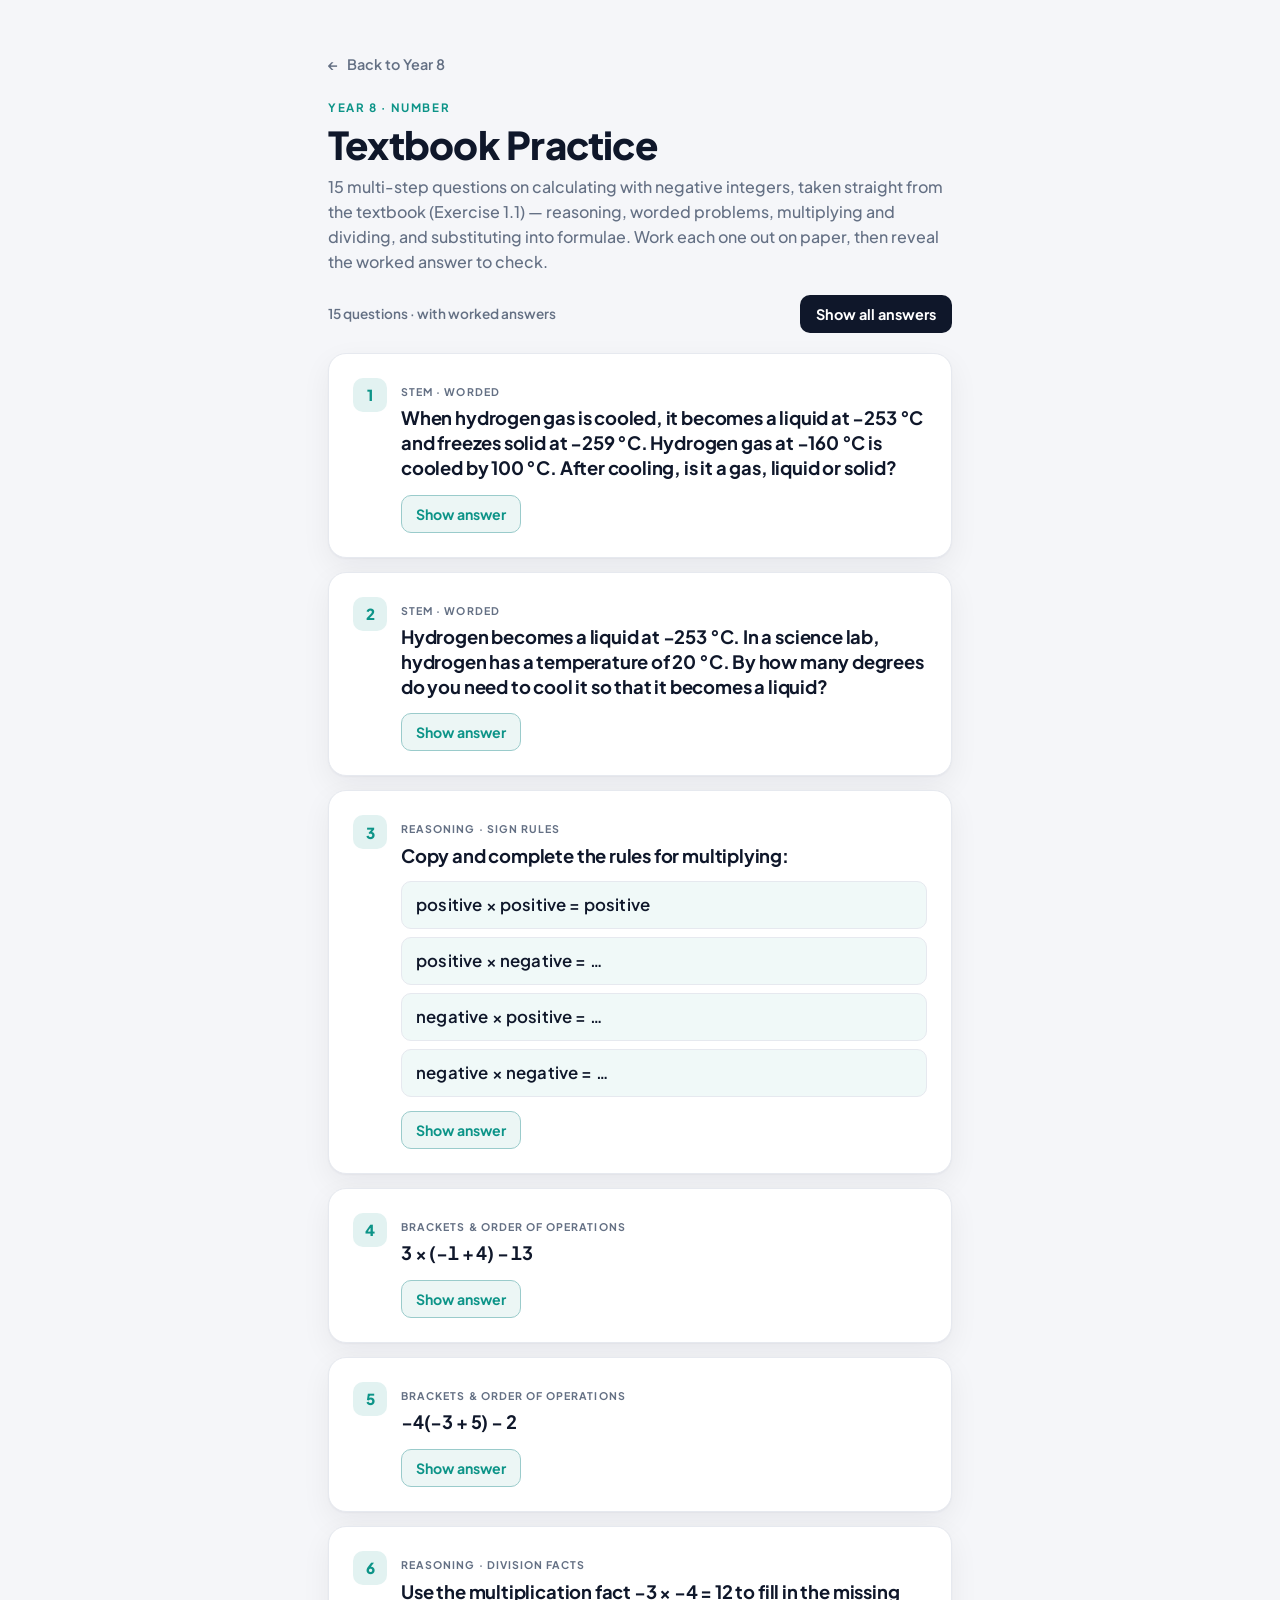
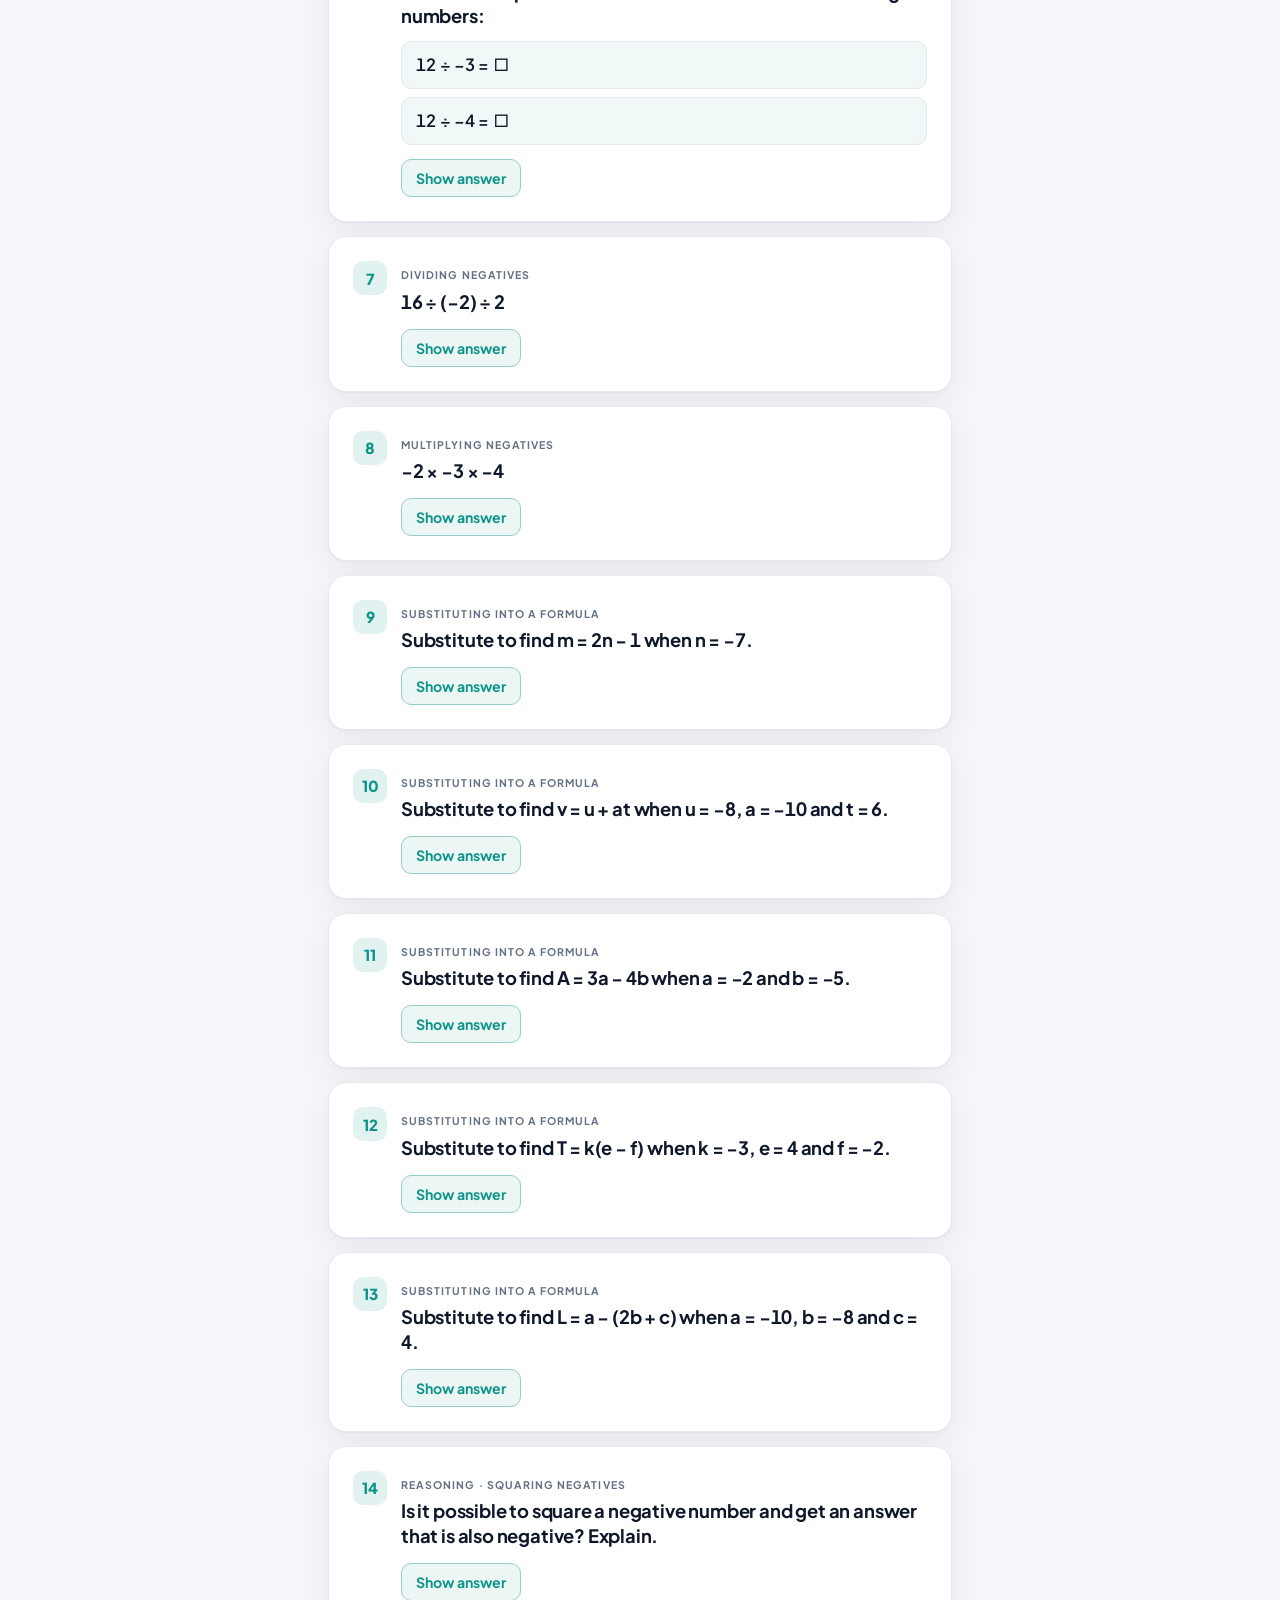
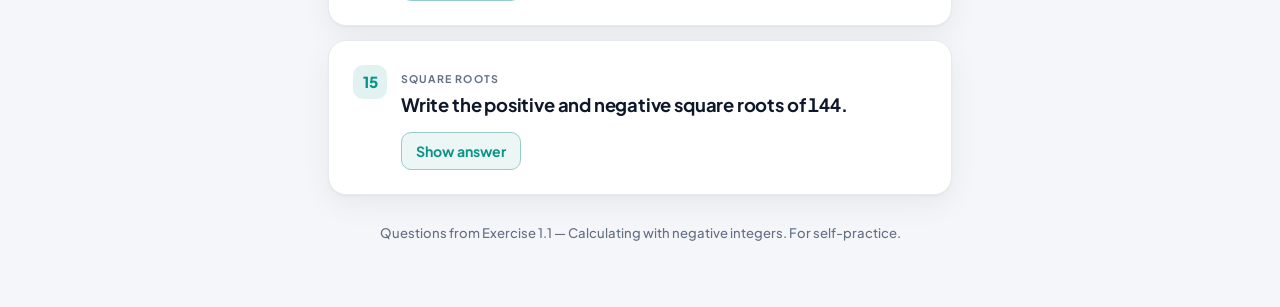
<file: y8-textbook-practice.html>
<!doctype html>
<html lang="en">
<head>
<meta charset="utf-8">
<meta name="viewport" content="width=device-width, initial-scale=1">
<title>Year 8 — Textbook Practice: Negative Numbers</title>
<link rel="icon" href="favicon.svg" type="image/svg+xml">
<link rel="preconnect" href="https://fonts.googleapis.com">
<link rel="preconnect" href="https://fonts.gstatic.com" crossorigin>
<link href="https://fonts.googleapis.com/css2?family=Plus+Jakarta+Sans:wght@500;600;700;800&display=swap" rel="stylesheet">
<link rel="stylesheet" href="practice.css">
</head>
<!-- accent colour for this handout (Year 8 = teal). Change just this to re-theme. -->
<body style="--accent:#0D9488">
<main class="wrap">

  <a class="back" href="year8.html"><span aria-hidden="true">&larr;</span> Back to Year 8</a>

  <header class="head">
    <p class="eyebrow">Year 8 &middot; Number</p>
    <h1>Textbook Practice</h1>
    <p class="intro">15 multi-step questions on calculating with negative integers, taken straight from the textbook (Exercise 1.1) &mdash; reasoning, worded problems, multiplying and dividing, and substituting into formulae. Work each one out on paper, then reveal the worked answer to check.</p>
  </header>

  <div class="toolbar">
    <span class="count">15 questions &middot; with worked answers</span>
    <button class="toggle-all" id="toggleAll" type="button">Show all answers</button>
  </div>

  <section class="qlist" id="qlist">

    <article class="qitem">
      <div class="qrow">
        <span class="qnum">1</span>
        <div class="qbody">
          <span class="tag">STEM &middot; worded</span>
          <p class="question">When hydrogen gas is cooled, it becomes a liquid at &minus;253&nbsp;&deg;C and freezes solid at &minus;259&nbsp;&deg;C. Hydrogen gas at &minus;160&nbsp;&deg;C is cooled by 100&nbsp;&deg;C. After cooling, is it a gas, liquid or solid?</p>
          <button class="reveal-btn" type="button">Show answer</button>
          <div class="answer"><p class="label">Answer</p><p class="working">New temperature = &minus;160 &minus; 100 = &minus;260&nbsp;&deg;C. That is below the freezing point of &minus;259&nbsp;&deg;C, so it is <span class="final">solid</span>.</p></div>
        </div>
      </div>
    </article>

    <article class="qitem">
      <div class="qrow">
        <span class="qnum">2</span>
        <div class="qbody">
          <span class="tag">STEM &middot; worded</span>
          <p class="question">Hydrogen becomes a liquid at &minus;253&nbsp;&deg;C. In a science lab, hydrogen has a temperature of 20&nbsp;&deg;C. By how many degrees do you need to cool it so that it becomes a liquid?</p>
          <button class="reveal-btn" type="button">Show answer</button>
          <div class="answer"><p class="label">Answer</p><p class="working">Find the difference: 20 &minus; (&minus;253) = 20 + 253 = <span class="final">273&nbsp;&deg;C</span>.</p></div>
        </div>
      </div>
    </article>

    <article class="qitem">
      <div class="qrow">
        <span class="qnum">3</span>
        <div class="qbody">
          <span class="tag">Reasoning &middot; sign rules</span>
          <p class="question"><span class="lead">Copy and complete the rules for multiplying:</span></p>
          <ul class="qlines">
            <li>positive &times; positive = positive</li>
            <li>positive &times; negative = &hellip;</li>
            <li>negative &times; positive = &hellip;</li>
            <li>negative &times; negative = &hellip;</li>
          </ul>
          <button class="reveal-btn" type="button">Show answer</button>
          <div class="answer"><p class="label">Answer</p><p class="working">positive &times; negative = <span class="final">negative</span>, negative &times; positive = <span class="final">negative</span>, negative &times; negative = <span class="final">positive</span>. Same signs give a positive answer; different signs give a negative answer.</p></div>
        </div>
      </div>
    </article>

    <article class="qitem">
      <div class="qrow">
        <span class="qnum">4</span>
        <div class="qbody">
          <span class="tag">Brackets &amp; order of operations</span>
          <p class="question"><span class="math">3 &times; (&minus;1 + 4) &minus; 13</span></p>
          <button class="reveal-btn" type="button">Show answer</button>
          <div class="answer"><p class="label">Answer</p><p class="working">Brackets first: &minus;1 + 4 = 3. Then 3 &times; 3 = 9, and 9 &minus; 13 = <span class="final">&minus;4</span>.</p></div>
        </div>
      </div>
    </article>

    <article class="qitem">
      <div class="qrow">
        <span class="qnum">5</span>
        <div class="qbody">
          <span class="tag">Brackets &amp; order of operations</span>
          <p class="question"><span class="math">&minus;4(&minus;3 + 5) &minus; 2</span></p>
          <button class="reveal-btn" type="button">Show answer</button>
          <div class="answer"><p class="label">Answer</p><p class="working">Brackets first: &minus;3 + 5 = 2. Then &minus;4 &times; 2 = &minus;8, and &minus;8 &minus; 2 = <span class="final">&minus;10</span>.</p></div>
        </div>
      </div>
    </article>

    <article class="qitem">
      <div class="qrow">
        <span class="qnum">6</span>
        <div class="qbody">
          <span class="tag">Reasoning &middot; division facts</span>
          <p class="question"><span class="lead">Use the multiplication fact <strong>&minus;3 &times; &minus;4 = 12</strong> to fill in the missing numbers:</span></p>
          <ul class="qlines">
            <li>12 &divide; &minus;3 = &square;</li>
            <li>12 &divide; &minus;4 = &square;</li>
          </ul>
          <button class="reveal-btn" type="button">Show answer</button>
          <div class="answer"><p class="label">Answer</p><p class="working">12 &divide; &minus;3 = <span class="final">&minus;4</span> and 12 &divide; &minus;4 = <span class="final">&minus;3</span>. A positive divided by a negative gives a negative answer.</p></div>
        </div>
      </div>
    </article>

    <article class="qitem">
      <div class="qrow">
        <span class="qnum">7</span>
        <div class="qbody">
          <span class="tag">Dividing negatives</span>
          <p class="question"><span class="math">16 &divide; (&minus;2) &divide; 2</span></p>
          <button class="reveal-btn" type="button">Show answer</button>
          <div class="answer"><p class="label">Answer</p><p class="working">Work left to right: 16 &divide; (&minus;2) = &minus;8, then &minus;8 &divide; 2 = <span class="final">&minus;4</span>.</p></div>
        </div>
      </div>
    </article>

    <article class="qitem">
      <div class="qrow">
        <span class="qnum">8</span>
        <div class="qbody">
          <span class="tag">Multiplying negatives</span>
          <p class="question"><span class="math">&minus;2 &times; &minus;3 &times; &minus;4</span></p>
          <button class="reveal-btn" type="button">Show answer</button>
          <div class="answer"><p class="label">Answer</p><p class="working">&minus;2 &times; &minus;3 = 6, then 6 &times; &minus;4 = &minus;24. Three negative signs give a negative answer: <span class="final">&minus;24</span>.</p></div>
        </div>
      </div>
    </article>

    <article class="qitem">
      <div class="qrow">
        <span class="qnum">9</span>
        <div class="qbody">
          <span class="tag">Substituting into a formula</span>
          <p class="question">Substitute to find <span class="math">m = 2n &minus; 1</span> when <span class="math">n = &minus;7</span>.</p>
          <button class="reveal-btn" type="button">Show answer</button>
          <div class="answer"><p class="label">Answer</p><p class="working">m = 2 &times; (&minus;7) &minus; 1 = &minus;14 &minus; 1 = <span class="final">&minus;15</span>.</p></div>
        </div>
      </div>
    </article>

    <article class="qitem">
      <div class="qrow">
        <span class="qnum">10</span>
        <div class="qbody">
          <span class="tag">Substituting into a formula</span>
          <p class="question">Substitute to find <span class="math">v = u + at</span> when <span class="math">u = &minus;8</span>, <span class="math">a = &minus;10</span> and <span class="math">t = 6</span>.</p>
          <button class="reveal-btn" type="button">Show answer</button>
          <div class="answer"><p class="label">Answer</p><p class="working">v = &minus;8 + (&minus;10 &times; 6) = &minus;8 + (&minus;60) = <span class="final">&minus;68</span>.</p></div>
        </div>
      </div>
    </article>

    <article class="qitem">
      <div class="qrow">
        <span class="qnum">11</span>
        <div class="qbody">
          <span class="tag">Substituting into a formula</span>
          <p class="question">Substitute to find <span class="math">A = 3a &minus; 4b</span> when <span class="math">a = &minus;2</span> and <span class="math">b = &minus;5</span>.</p>
          <button class="reveal-btn" type="button">Show answer</button>
          <div class="answer"><p class="label">Answer</p><p class="working">A = 3 &times; (&minus;2) &minus; 4 &times; (&minus;5) = &minus;6 + 20 = <span class="final">14</span>.</p></div>
        </div>
      </div>
    </article>

    <article class="qitem">
      <div class="qrow">
        <span class="qnum">12</span>
        <div class="qbody">
          <span class="tag">Substituting into a formula</span>
          <p class="question">Substitute to find <span class="math">T = k(e &minus; f)</span> when <span class="math">k = &minus;3</span>, <span class="math">e = 4</span> and <span class="math">f = &minus;2</span>.</p>
          <button class="reveal-btn" type="button">Show answer</button>
          <div class="answer"><p class="label">Answer</p><p class="working">Brackets first: e &minus; f = 4 &minus; (&minus;2) = 6. Then T = &minus;3 &times; 6 = <span class="final">&minus;18</span>.</p></div>
        </div>
      </div>
    </article>

    <article class="qitem">
      <div class="qrow">
        <span class="qnum">13</span>
        <div class="qbody">
          <span class="tag">Substituting into a formula</span>
          <p class="question">Substitute to find <span class="math">L = a &minus; (2b + c)</span> when <span class="math">a = &minus;10</span>, <span class="math">b = &minus;8</span> and <span class="math">c = 4</span>.</p>
          <button class="reveal-btn" type="button">Show answer</button>
          <div class="answer"><p class="label">Answer</p><p class="working">Inside the bracket: 2 &times; (&minus;8) + 4 = &minus;16 + 4 = &minus;12. Then L = &minus;10 &minus; (&minus;12) = &minus;10 + 12 = <span class="final">2</span>.</p></div>
        </div>
      </div>
    </article>

    <article class="qitem">
      <div class="qrow">
        <span class="qnum">14</span>
        <div class="qbody">
          <span class="tag">Reasoning &middot; squaring negatives</span>
          <p class="question">Is it possible to square a negative number and get an answer that is also negative? Explain.</p>
          <button class="reveal-btn" type="button">Show answer</button>
          <div class="answer"><p class="label">Answer</p><p class="working"><span class="final">No.</span> Squaring means multiplying a number by itself, so the two factors always have the same sign. A negative times a negative is positive (e.g. (&minus;6)<sup>2</sup> = &minus;6 &times; &minus;6 = 36), so the answer is never negative.</p></div>
        </div>
      </div>
    </article>

    <article class="qitem">
      <div class="qrow">
        <span class="qnum">15</span>
        <div class="qbody">
          <span class="tag">Square roots</span>
          <p class="question">Write the positive and negative square roots of <span class="math">144</span>.</p>
          <button class="reveal-btn" type="button">Show answer</button>
          <div class="answer"><p class="label">Answer</p><p class="working">12 &times; 12 = 144 and &minus;12 &times; &minus;12 = 144, so the roots are <span class="final">+12 and &minus;12</span>.</p></div>
        </div>
      </div>
    </article>

  </section>

  <p class="foot">Questions from Exercise 1.1 &mdash; Calculating with negative integers. For self-practice.</p>

</main>

<script>
  document.querySelectorAll('.reveal-btn').forEach(function(btn){
    btn.addEventListener('click', function(){
      var ans = btn.parentElement.querySelector('.answer');
      var open = ans.classList.toggle('show');
      btn.textContent = open ? 'Hide answer' : 'Show answer';
    });
  });
  var toggleAll = document.getElementById('toggleAll');
  toggleAll.addEventListener('click', function(){
    var anyHidden = !!document.querySelector('.answer:not(.show)');
    document.querySelectorAll('.qitem').forEach(function(item){
      var ans = item.querySelector('.answer');
      var btn = item.querySelector('.reveal-btn');
      if(anyHidden){ ans.classList.add('show'); btn.textContent = 'Hide answer'; }
      else { ans.classList.remove('show'); btn.textContent = 'Show answer'; }
    });
    toggleAll.textContent = anyHidden ? 'Hide all answers' : 'Show all answers';
  });
</script>
</body>
</html>
</file>
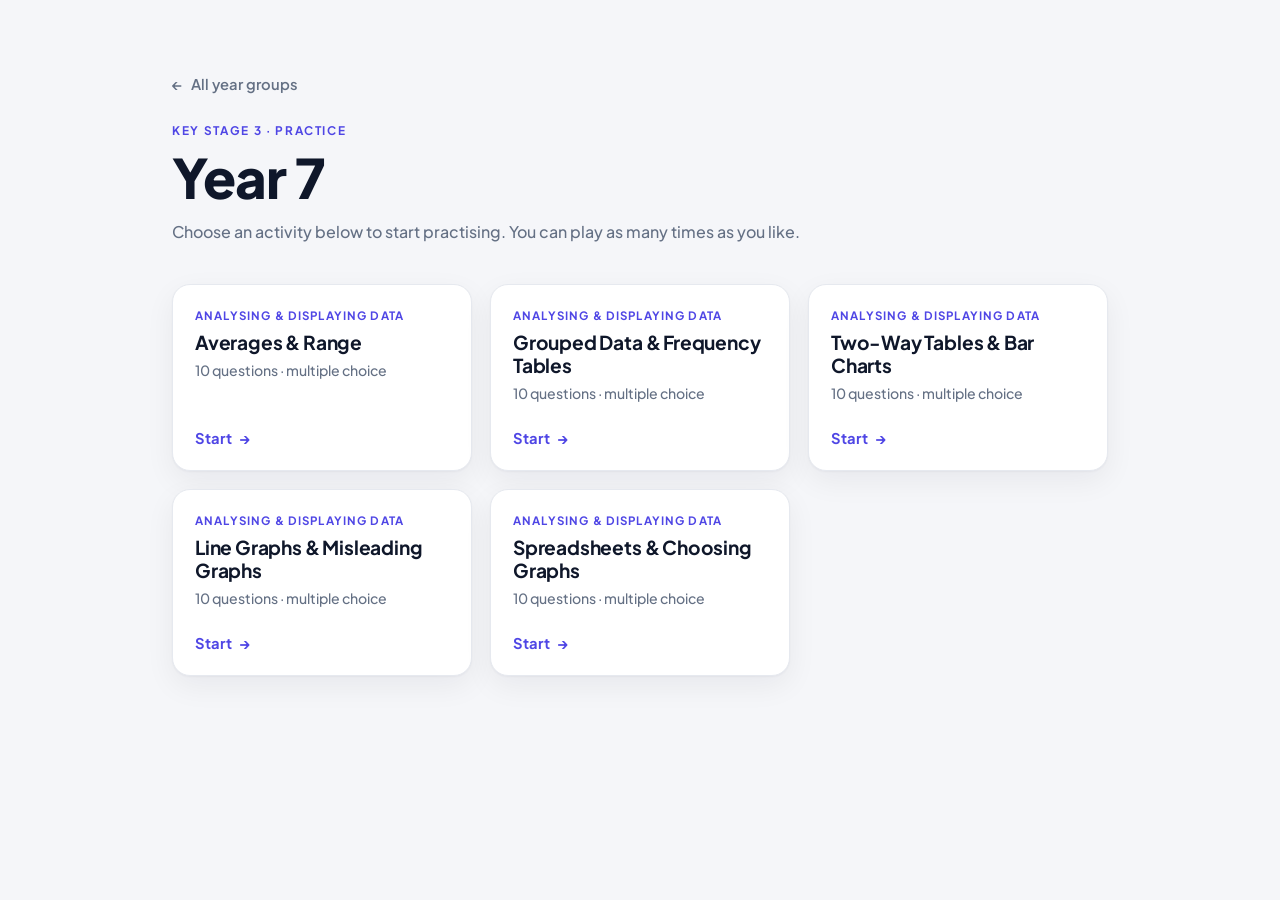
<file: year7.html>
<!doctype html>
<html lang="en">
<head>
<meta charset="utf-8">
<meta name="viewport" content="width=device-width, initial-scale=1">
<title>Year 7 — KS3 Maths Practice</title>
<link rel="icon" href="favicon.svg" type="image/svg+xml">
<link rel="preconnect" href="https://fonts.googleapis.com">
<link rel="preconnect" href="https://fonts.gstatic.com" crossorigin>
<link href="https://fonts.googleapis.com/css2?family=Plus+Jakarta+Sans:wght;600;700;800&display=swap" rel="stylesheet">
<link rel="stylesheet" href="style.css">
</head>
<body style="--accent:var(--y7)">
<main class="wrap">

  <a class="back" href="index.html"><span aria-hidden="true">&larr;</span> All year groups</a>

  <header class="page-head rise">
    <p class="eyebrow">Key Stage 3 &middot; Practice</p>
    <h1><span class="yr">Year 7</span></h1>
  </header>
  <p class="intro rise">Choose an activity below to start practising. You can play as many times as you like.</p>

  <!-- ===================================================================
       HOW TO ADD A QUIZ
       1. Upload the quiz's HTML file to this repo (e.g. y7-fractions.html)
       2. Copy the <a class="quiz-card"> block below, paste it inside
          <section class="quiz-grid"> and edit the text + href.
       3. Once you have at least one quiz, delete the <div class="empty"> block.
       --------------------------------------------------------------------
       <a class="quiz-card" href="y7-fractions.html">
         <span class="topic">Number</span>
         <span class="title">Fractions Warm-up</span>
         <span class="meta">10 questions &middot; multiple choice</span>
         <span class="open">Start <span class="arrow">&rarr;</span></span>
       </a>
       =================================================================== -->

  <section class="quiz-grid" aria-label="Year 7 activities">
    <a class="quiz-card" href="y7-averages-range.html">
      <span class="topic">Analysing &amp; displaying data</span>
      <span class="title">Averages &amp; Range</span>
      <span class="meta">10 questions &middot; multiple choice</span>
      <span class="open">Start <span class="arrow">&rarr;</span></span>
    </a>
    <a class="quiz-card" href="y7-grouped-data.html">
      <span class="topic">Analysing &amp; displaying data</span>
      <span class="title">Grouped Data &amp; Frequency Tables</span>
      <span class="meta">10 questions &middot; multiple choice</span>
      <span class="open">Start <span class="arrow">&rarr;</span></span>
    </a>
    <a class="quiz-card" href="y7-two-way-tables.html">
      <span class="topic">Analysing &amp; displaying data</span>
      <span class="title">Two-Way Tables &amp; Bar Charts</span>
      <span class="meta">10 questions &middot; multiple choice</span>
      <span class="open">Start <span class="arrow">&rarr;</span></span>
    </a>
    <a class="quiz-card" href="y7-line-graphs.html">
      <span class="topic">Analysing &amp; displaying data</span>
      <span class="title">Line Graphs &amp; Misleading Graphs</span>
      <span class="meta">10 questions &middot; multiple choice</span>
      <span class="open">Start <span class="arrow">&rarr;</span></span>
    </a>
    <a class="quiz-card" href="y7-spreadsheets.html">
      <span class="topic">Analysing &amp; displaying data</span>
      <span class="title">Spreadsheets &amp; Choosing Graphs</span>
      <span class="meta">10 questions &middot; multiple choice</span>
      <span class="open">Start <span class="arrow">&rarr;</span></span>
    </a>
  </section>

</main>
</body>
</html>
</file>
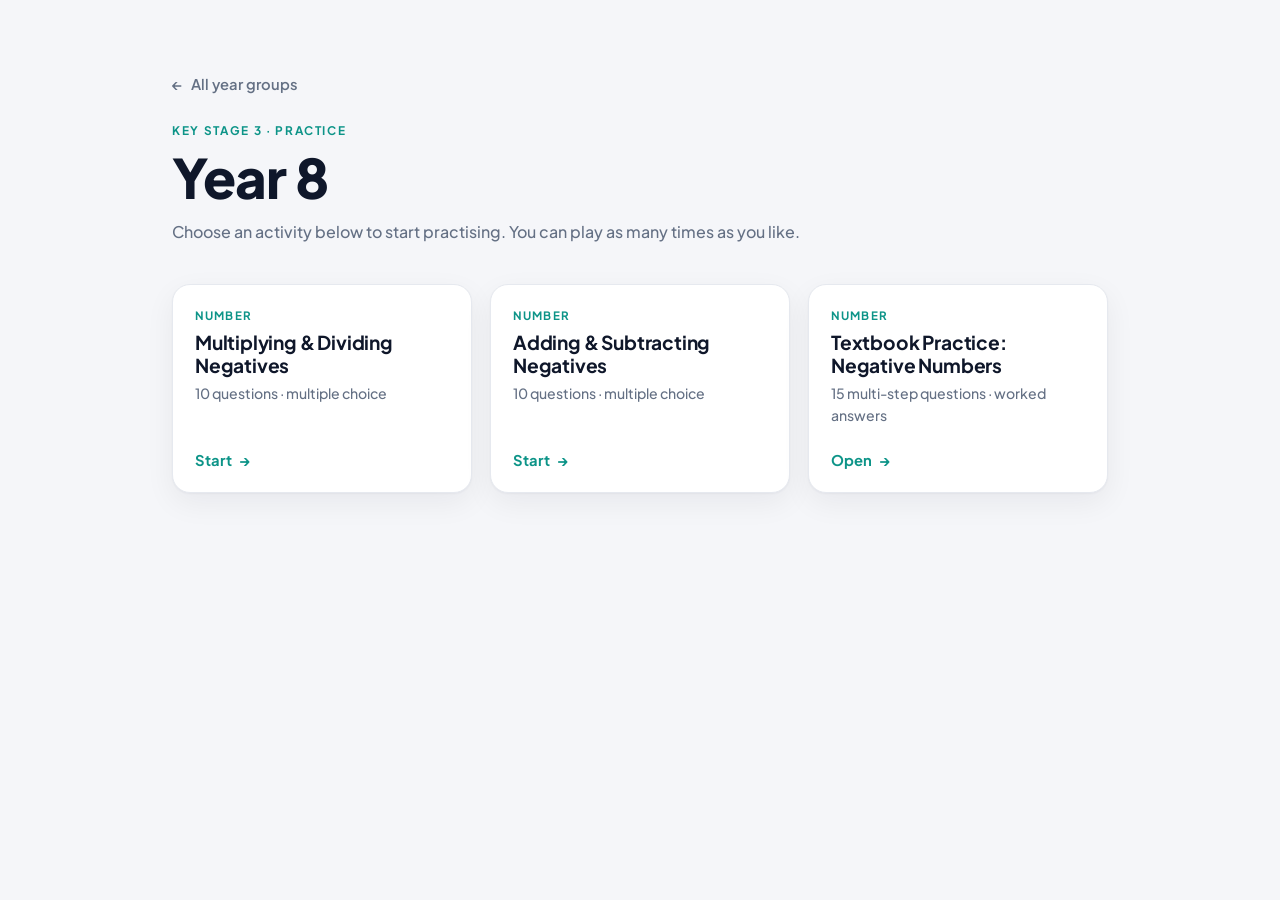
<file: year8.html>
<!doctype html>
<html lang="en">
<head>
<meta charset="utf-8">
<meta name="viewport" content="width=device-width, initial-scale=1">
<title>Year 8 — KS3 Maths Practice</title>
<link rel="icon" href="favicon.svg" type="image/svg+xml">
<link rel="preconnect" href="https://fonts.googleapis.com">
<link rel="preconnect" href="https://fonts.gstatic.com" crossorigin>
<link href="https://fonts.googleapis.com/css2?family=Plus+Jakarta+Sans:wght;600;700;800&display=swap" rel="stylesheet">
<link rel="stylesheet" href="style.css">
</head>
<body style="--accent:var(--y8)">
<main class="wrap">

  <a class="back" href="index.html"><span aria-hidden="true">&larr;</span> All year groups</a>

  <header class="page-head rise">
    <p class="eyebrow">Key Stage 3 &middot; Practice</p>
    <h1><span class="yr">Year 8</span></h1>
  </header>
  <p class="intro rise">Choose an activity below to start practising. You can play as many times as you like.</p>

  <!-- ===================================================================
       HOW TO ADD A QUIZ
       1. Upload the quiz's HTML file to this repo (e.g. y8-percentages.html)
       2. Copy the <a class="quiz-card"> block below, paste it inside
          <section class="quiz-grid"> and edit the text + href.
       3. Once you have at least one quiz, delete the <div class="empty"> block.
       --------------------------------------------------------------------
       <a class="quiz-card" href="y8-percentages.html">
         <span class="topic">Number</span>
         <span class="title">Percentages Challenge</span>
         <span class="meta">10 questions &middot; multiple choice</span>
         <span class="open">Start <span class="arrow">&rarr;</span></span>
       </a>
       =================================================================== -->

  <section class="quiz-grid" aria-label="Year 8 activities">
    <a class="quiz-card" href="y8-negative-numbers.html">
      <span class="topic">Number</span>
      <span class="title">Multiplying &amp; Dividing Negatives</span>
      <span class="meta">10 questions &middot; multiple choice</span>
      <span class="open">Start <span class="arrow">&rarr;</span></span>
    </a>
    <a class="quiz-card" href="y8-add-subtract-negatives.html">
      <span class="topic">Number</span>
      <span class="title">Adding &amp; Subtracting Negatives</span>
      <span class="meta">10 questions &middot; multiple choice</span>
      <span class="open">Start <span class="arrow">&rarr;</span></span>
    </a>
    <a class="quiz-card" href="y8-textbook-practice.html">
      <span class="topic">Number</span>
      <span class="title">Textbook Practice: Negative Numbers</span>
      <span class="meta">15 multi-step questions &middot; worked answers</span>
      <span class="open">Open <span class="arrow">&rarr;</span></span>
    </a>
  </section>

</main>
</body>
</html>
</file>
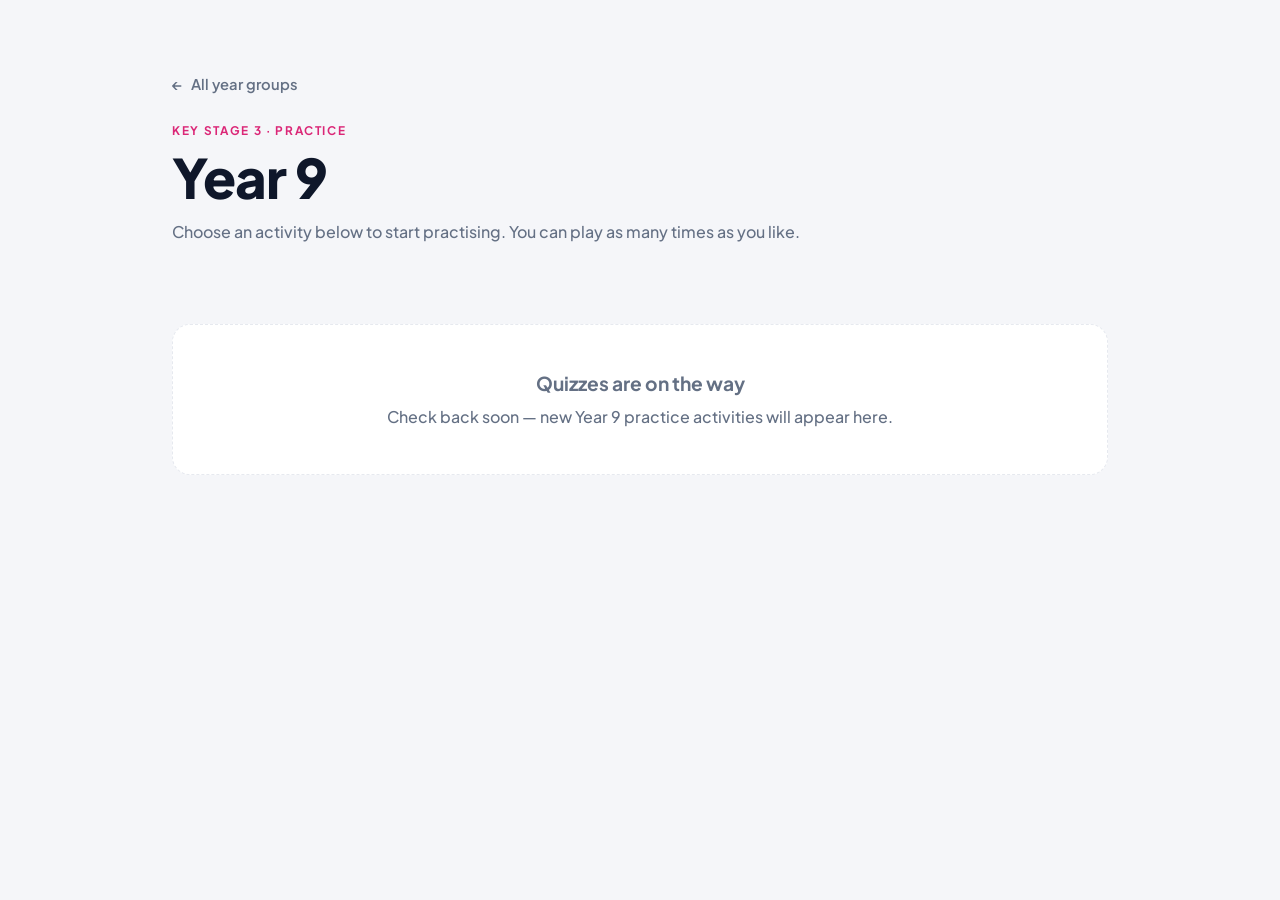
<file: year9.html>
<!doctype html>
<html lang="en">
<head>
<meta charset="utf-8">
<meta name="viewport" content="width=device-width, initial-scale=1">
<title>Year 9 — KS3 Maths Practice</title>
<link rel="icon" href="favicon.svg" type="image/svg+xml">
<link rel="preconnect" href="https://fonts.googleapis.com">
<link rel="preconnect" href="https://fonts.gstatic.com" crossorigin>
<link href="https://fonts.googleapis.com/css2?family=Plus+Jakarta+Sans:wght;600;700;800&display=swap" rel="stylesheet">
<link rel="stylesheet" href="style.css">
</head>
<body style="--accent:var(--y9)">
<main class="wrap">

  <a class="back" href="index.html"><span aria-hidden="true">&larr;</span> All year groups</a>

  <header class="page-head rise">
    <p class="eyebrow">Key Stage 3 &middot; Practice</p>
    <h1><span class="yr">Year 9</span></h1>
  </header>
  <p class="intro rise">Choose an activity below to start practising. You can play as many times as you like.</p>

  <!-- ===================================================================
       HOW TO ADD A QUIZ
       1. Upload the quiz's HTML file to this repo (e.g. y9-equations.html)
       2. Copy the <a class="quiz-card"> block below, paste it inside
          <section class="quiz-grid"> and edit the text + href.
       3. Once you have at least one quiz, delete the <div class="empty"> block.
       --------------------------------------------------------------------
       <a class="quiz-card" href="y9-equations.html">
         <span class="topic">Number</span>
         <span class="title">Solving Equations</span>
         <span class="meta">10 questions &middot; multiple choice</span>
         <span class="open">Start <span class="arrow">&rarr;</span></span>
       </a>
       =================================================================== -->

  <section class="quiz-grid" aria-label="Year 9 activities">
    <!-- quiz cards go here -->
  </section>

  <div class="empty rise">
    <p class="h">Quizzes are on the way</p>
    <p>Check back soon — new Year 9 practice activities will appear here.</p>
  </div>

</main>
</body>
</html>
</file>
<file: style.css>
/* ===========================================================
   KS3 Maths Practice — shared styles
   Clean, modern, app-like
   =========================================================== */

:root{
  --bg:#F5F6F9;
  --surface:#FFFFFF;
  --ink:#0F172A;
  --muted:#647084;
  --line:#E6E9EF;

  --y7:#4F46E5;   /* indigo */
  --y8:#0D9488;   /* teal   */
  --y9:#DB2777;   /* rose   */
  --accent:var(--y7);

  --radius:18px;
  --shadow:0 1px 2px rgba(15,23,42,.04), 0 10px 30px rgba(15,23,42,.06);

  --font:"Plus Jakarta Sans", system-ui, -apple-system, sans-serif;
  --maxw:1000px;
}

*{box-sizing:border-box;margin:0;padding:0}
html{-webkit-text-size-adjust:100%}
body{
  font-family:var(--font);
  color:var(--ink);
  background:var(--bg);
  min-height:100vh;
  line-height:1.55;
  -webkit-font-smoothing:antialiased;
}
a{color:inherit;text-decoration:none}

.wrap{max-width:var(--maxw);margin:0 auto;padding:clamp(28px,6vw,72px) clamp(20px,5vw,32px) 80px}

/* ---------- hero ---------- */
.hero{margin-bottom:clamp(40px,7vw,68px)}
.hero .eyebrow{
  font-size:.74rem;font-weight:700;letter-spacing:.16em;text-transform:uppercase;
  color:var(--muted);margin-bottom:14px;
}
.hero h1{
  font-weight:800;
  font-size:clamp(2.6rem,8vw,4.4rem);
  line-height:1.02;letter-spacing:-.03em;
}
.hero .sub{
  margin-top:14px;font-size:clamp(1.05rem,2.6vw,1.25rem);
  color:var(--muted);font-weight:500;max-width:48ch;
}

/* ---------- section label ---------- */
.section-label{
  font-size:.8rem;font-weight:700;letter-spacing:.1em;text-transform:uppercase;
  color:var(--muted);margin-bottom:18px;
}

/* ---------- year cards ---------- */
.years{
  display:grid;grid-template-columns:repeat(3,1fr);
  gap:clamp(14px,2.4vw,20px);
}
.year-card{
  position:relative;display:flex;flex-direction:column;
  min-height:200px;
  background:var(--surface);
  border:1px solid var(--line);
  border-radius:var(--radius);
  padding:26px 24px 22px;
  box-shadow:var(--shadow);
  transition:transform .18s ease, box-shadow .18s ease, border-color .18s ease;
}
.year-card .num{
  font-weight:800;font-size:3rem;line-height:1;letter-spacing:-.03em;
  color:var(--c);
}
.year-card .word{font-weight:700;font-size:1.3rem;margin-top:10px}
.year-card .desc{color:var(--muted);font-size:.94rem;font-weight:500;margin-top:4px}
.year-card .go{
  margin-top:auto;padding-top:18px;
  display:inline-flex;align-items:center;gap:8px;
  font-weight:700;font-size:.95rem;color:var(--c);
}
.year-card .go .arrow{transition:transform .18s ease}
.year-card.y7{--c:var(--y7)}
.year-card.y8{--c:var(--y8)}
.year-card.y9{--c:var(--y9)}
.year-card:hover,.year-card:focus-visible{
  transform:translateY(-4px);
  box-shadow:0 4px 10px rgba(15,23,42,.06), 0 18px 44px color-mix(in srgb, var(--c) 22%, transparent);
  border-color:color-mix(in srgb, var(--c) 45%, var(--line));
  outline:none;
}
.year-card:hover .go .arrow,.year-card:focus-visible .go .arrow{transform:translateX(5px)}

/* ---------- back link ---------- */
.back{
  display:inline-flex;align-items:center;gap:8px;
  font-weight:600;font-size:.92rem;color:var(--muted);margin-bottom:26px;
}
.back:hover,.back:focus-visible{color:var(--accent);outline:none}

/* ---------- year page header ---------- */
.page-head{margin-bottom:6px}
.page-head .eyebrow{
  font-size:.74rem;font-weight:700;letter-spacing:.14em;text-transform:uppercase;
  color:var(--accent);margin-bottom:10px;
}
.page-head h1{
  font-weight:800;font-size:clamp(2.2rem,7vw,3.4rem);line-height:1.02;letter-spacing:-.02em;
}
.intro{color:var(--muted);max-width:54ch;margin:14px 0 4px;font-weight:500}

/* ---------- quiz grid ---------- */
.quiz-grid{
  display:grid;grid-template-columns:repeat(auto-fill,minmax(240px,1fr));
  gap:clamp(14px,2vw,18px);margin-top:clamp(28px,5vw,40px);
}
.quiz-card{
  display:flex;flex-direction:column;gap:6px;
  background:var(--surface);border:1px solid var(--line);border-radius:var(--radius);
  padding:22px 22px 20px;box-shadow:var(--shadow);
  transition:transform .18s ease, box-shadow .18s ease, border-color .18s ease;
}
.quiz-card .topic{font-size:.72rem;font-weight:700;letter-spacing:.1em;text-transform:uppercase;color:var(--accent)}
.quiz-card .title{font-weight:700;font-size:1.2rem;line-height:1.2;letter-spacing:-.01em}
.quiz-card .meta{font-size:.88rem;color:var(--muted);font-weight:500}
.quiz-card .open{
  margin-top:auto;padding-top:16px;display:inline-flex;align-items:center;gap:7px;
  font-weight:700;font-size:.92rem;color:var(--accent);
}
.quiz-card .open .arrow{transition:transform .18s ease}
.quiz-card:hover,.quiz-card:focus-visible{
  transform:translateY(-4px);
  box-shadow:0 4px 10px rgba(15,23,42,.06), 0 18px 44px color-mix(in srgb, var(--accent) 20%, transparent);
  border-color:color-mix(in srgb, var(--accent) 45%, var(--line));
  outline:none;
}
.quiz-card:hover .open .arrow,.quiz-card:focus-visible .open .arrow{transform:translateX(4px)}

/* empty state */
.empty{
  margin-top:clamp(28px,5vw,40px);
  border:1px dashed var(--line);border-radius:var(--radius);
  padding:clamp(28px,5vw,44px);text-align:center;background:var(--surface);
}
.empty .h{font-weight:700;font-size:1.2rem;margin-bottom:6px}
.empty p{color:var(--muted);font-weight:500}

/* ---------- load animation ---------- */
@keyframes rise{from{opacity:0;transform:translateY(12px)}to{opacity:1;transform:translateY(0)}}
.rise{animation:rise .5s ease both}
.rise.d1{animation-delay:.05s}
.rise.d2{animation-delay:.1s}
.rise.d3{animation-delay:.15s}

/* ---------- responsive ---------- */
@media (max-width:680px){
  .years{grid-template-columns:1fr}
  .year-card{min-height:auto;flex-direction:row;align-items:center;gap:18px;padding:20px}
  .year-card .num{font-size:2.6rem}
  .year-card .word{margin-top:0}
  .year-card .col{display:flex;flex-direction:column}
  .year-card .go{margin:0 0 0 auto;padding-top:0}
}
@media (prefers-reduced-motion:reduce){*{animation:none!important;transition:none!important}}
</file>
<file: quiz.css>
/* ===========================================================
   Shared quiz styles — every quiz links this one file.
   Edit here to restyle ALL quizzes at once.
   Per-quiz accent is set with  <body style="--accent:#xxxxxx">
   Last updated: 2026-07-09 (tables + charts support)
   =========================================================== */
:root{
  --bg:#F5F6F9; --surface:#FFFFFF; --ink:#0F172A; --muted:#647084; --line:#E6E9EF;
  --accent:#4F46E5;            /* default; overridden per quiz */
  --correct:#0D9488; --wrong:#DB2777;
  --radius:18px;
  --shadow:0 1px 2px rgba(15,23,42,.04), 0 10px 30px rgba(15,23,42,.06);
  --font:"Plus Jakarta Sans", system-ui, -apple-system, sans-serif;
}
*{box-sizing:border-box;margin:0;padding:0}
body{font-family:var(--font);color:var(--ink);background:var(--bg);min-height:100vh;line-height:1.55;-webkit-font-smoothing:antialiased}
.wrap{max-width:780px;margin:0 auto;padding:clamp(24px,5vw,52px) clamp(18px,5vw,28px) 64px}
a{color:inherit;text-decoration:none}
.back{display:inline-flex;align-items:center;gap:8px;font-weight:600;font-size:.9rem;color:var(--muted);margin-bottom:24px}
.back:hover,.back:focus-visible{color:var(--accent);outline:none}

.head{margin-bottom:24px}
.head .eyebrow{font-weight:700;font-size:.72rem;letter-spacing:.14em;text-transform:uppercase;color:var(--accent);margin-bottom:8px}
.head h1{font-weight:800;font-size:clamp(1.7rem,6vw,2.4rem);line-height:1.05;letter-spacing:-.02em}

.progress-row{display:flex;align-items:center;justify-content:space-between;gap:14px;margin-bottom:12px;font-size:.85rem;color:var(--muted);font-weight:600}
.bar{height:8px;background:#E9ECF1;border-radius:99px;overflow:hidden;margin-bottom:24px}
.bar > i{display:block;height:100%;width:0;background:var(--accent);transition:width .3s ease;border-radius:99px}

.card{background:var(--surface);border:1px solid var(--line);border-radius:var(--radius);padding:clamp(22px,4vw,32px);box-shadow:var(--shadow)}
.qnum{font-weight:700;font-size:.72rem;letter-spacing:.1em;text-transform:uppercase;color:var(--accent);margin-bottom:12px}
.question{font-weight:800;font-size:clamp(1.1rem,3vw,1.5rem);letter-spacing:-.02em;margin-bottom:24px}

.options{display:grid;gap:10px}
.opt{display:flex;align-items:center;gap:12px;width:100%;text-align:left;cursor:pointer;font-family:var(--font);font-size:1.12rem;font-weight:600;color:var(--ink);background:var(--surface);border:1.5px solid var(--line);border-radius:12px;padding:15px 16px;transition:transform .12s ease, box-shadow .12s ease, border-color .12s ease, background .12s ease}
.opt .key{flex:none;width:30px;height:30px;display:grid;place-items:center;border-radius:8px;background:#EEF1F5;font-size:.85rem;font-weight:700;color:var(--muted)}
.opt:not(:disabled):hover{border-color:color-mix(in srgb,var(--accent) 50%,var(--line));box-shadow:0 8px 22px color-mix(in srgb,var(--accent) 16%,transparent);transform:translateY(-2px)}
.opt:focus-visible{outline:3px solid var(--accent);outline-offset:2px}
.opt:disabled{cursor:default}
.opt.correct{background:color-mix(in srgb,var(--correct) 10%,#fff);border-color:var(--correct)}
.opt.correct .key{background:var(--correct);color:#fff}
.opt.wrong{background:color-mix(in srgb,var(--wrong) 8%,#fff);border-color:var(--wrong)}
.opt.wrong .key{background:var(--wrong);color:#fff}
.opt.dim{opacity:.45}

.feedback{margin-top:18px;border-top:1px solid var(--line);padding-top:16px;display:none}
.feedback.show{display:block;animation:fade .25s ease both}
.feedback .verdict{font-weight:800;font-size:1.05rem;margin-bottom:4px}
.feedback .verdict.right{color:var(--correct)}
.feedback .verdict.nope{color:var(--wrong)}
.feedback .why{color:var(--muted);font-size:.97rem;font-weight:500}

.next{margin-top:18px;display:none;width:100%;cursor:pointer;font-family:var(--font);font-weight:700;font-size:1.02rem;color:#fff;background:var(--ink);border:none;border-radius:12px;padding:14px 18px;transition:transform .12s ease, box-shadow .12s ease}
.next.show{display:block}
.next:hover{transform:translateY(-2px);box-shadow:0 10px 26px rgba(15,23,42,.18)}
.next:focus-visible{outline:3px solid var(--accent);outline-offset:2px}

.result{text-align:center;display:none}
.result.show{display:block;animation:fade .3s ease both}
.result .score-num{font-weight:800;font-size:clamp(3.4rem,14vw,5rem);line-height:1;color:var(--accent);letter-spacing:-.03em}
.result .score-num span{color:var(--muted);font-size:.4em}
.result .msg{font-weight:800;font-size:1.3rem;margin:8px 0 6px}
.result .best{color:var(--muted);font-size:.95rem;margin-bottom:24px;font-weight:500}
.actions{display:flex;gap:12px;justify-content:center;flex-wrap:wrap}
.btn{cursor:pointer;font-family:var(--font);font-weight:700;font-size:1rem;border-radius:12px;padding:13px 22px;border:1.5px solid var(--line);transition:transform .12s ease, box-shadow .12s ease}
.btn:hover{transform:translateY(-2px);box-shadow:0 10px 26px rgba(15,23,42,.12)}
.btn:focus-visible{outline:3px solid var(--accent);outline-offset:2px}
.btn.primary{background:var(--accent);color:#fff;border-color:var(--accent)}
.btn.ghost{background:var(--surface);color:var(--ink)}

@keyframes fade{from{opacity:0;transform:translateY(6px)}to{opacity:1;transform:translateY(0)}}
@media (prefers-reduced-motion:reduce){*{animation:none!important;transition:none!important}}

/* optional per-question data table — add  table:[[...]]  to a question in any quiz */
.qtable-wrap{overflow-x:auto;margin:-8px 0 24px}
.qtable{border-collapse:collapse;width:100%;font-size:.98rem}
.qtable th,.qtable td{border:1px solid var(--line);padding:9px 12px;text-align:center;font-weight:600;white-space:nowrap}
.qtable th{background:#EEF1F5;color:var(--muted);font-weight:700;font-size:.85rem}
.qtable tr th:first-child{text-align:left}
.qtable td.missing,.qtable th.missing{background:color-mix(in srgb,var(--accent) 10%,#fff);color:var(--accent);font-weight:800}

/* optional per-question chart — add  chart:{type,labels,values,...}  to a question in any quiz */
.qchart-wrap{overflow-x:auto;margin:-8px 0 24px}
.qchart{width:100%;max-width:560px;display:block}
.qchart .grid{stroke:var(--line);stroke-width:1}
.qchart .axisline{stroke:#B9C0CC;stroke-width:1.5}
.qchart .tick{font:600 12px var(--font);fill:var(--muted)}
.qchart .axis{font:700 12px var(--font);fill:var(--muted)}
.qchart .lineplot{fill:none;stroke:var(--accent);stroke-width:2.5;stroke-linejoin:round}
.qchart .dot{fill:var(--accent)}
.qchart .barfill{fill:color-mix(in srgb,var(--accent) 70%,#fff)}
</file>
<file: practice.css>
/* ===========================================================
   Shared practice / handout styles — every handout links this.
   Edit here to restyle ALL handouts at once.
   Per-handout accent is set with  <body style="--accent:#xxxxxx">
   =========================================================== */
:root{
  --bg:#F5F6F9; --surface:#FFFFFF; --ink:#0F172A; --muted:#647084; --line:#E6E9EF;
  --accent:#4F46E5;            /* default; overridden per handout */
  --radius:18px;
  --shadow:0 1px 2px rgba(15,23,42,.04), 0 10px 30px rgba(15,23,42,.06);
  --font:"Plus Jakarta Sans", system-ui, -apple-system, sans-serif;
}
*{box-sizing:border-box;margin:0;padding:0}
body{font-family:var(--font);color:var(--ink);background:var(--bg);min-height:100vh;line-height:1.55;-webkit-font-smoothing:antialiased}
.wrap{max-width:680px;margin:0 auto;padding:clamp(24px,5vw,52px) clamp(18px,5vw,28px) 64px}
a{color:inherit;text-decoration:none}
.back{display:inline-flex;align-items:center;gap:8px;font-weight:600;font-size:.9rem;color:var(--muted);margin-bottom:24px}
.back:hover,.back:focus-visible{color:var(--accent);outline:none}

.head{margin-bottom:20px}
.head .eyebrow{font-weight:700;font-size:.72rem;letter-spacing:.14em;text-transform:uppercase;color:var(--accent);margin-bottom:8px}
.head h1{font-weight:800;font-size:clamp(1.7rem,6vw,2.4rem);line-height:1.05;letter-spacing:-.02em}
.head .intro{color:var(--muted);font-weight:500;margin-top:10px;max-width:54ch}

/* toolbar */
.toolbar{display:flex;align-items:center;justify-content:space-between;gap:14px;flex-wrap:wrap;margin-bottom:20px}
.count{font-size:.85rem;font-weight:600;color:var(--muted)}
.toggle-all{cursor:pointer;font-family:var(--font);font-weight:700;font-size:.9rem;color:#fff;background:var(--ink);border:none;border-radius:10px;padding:10px 16px;transition:transform .12s ease, box-shadow .12s ease}
.toggle-all:hover{transform:translateY(-2px);box-shadow:0 10px 26px rgba(15,23,42,.18)}
.toggle-all:focus-visible{outline:3px solid var(--accent);outline-offset:2px}

/* question list */
.qlist{display:grid;gap:14px}
.qitem{background:var(--surface);border:1px solid var(--line);border-radius:var(--radius);padding:clamp(18px,3.5vw,24px);box-shadow:var(--shadow)}
.qitem .qrow{display:flex;align-items:flex-start;gap:14px}
.qitem .qnum{flex:none;width:34px;height:34px;display:grid;place-items:center;border-radius:10px;background:color-mix(in srgb,var(--accent) 12%,#fff);color:var(--accent);font-weight:800;font-size:.95rem}
.qitem .qbody{flex:1;min-width:0}
.qitem .tag{display:inline-block;font-size:.66rem;font-weight:700;letter-spacing:.1em;text-transform:uppercase;color:var(--muted);margin-bottom:6px}
.qitem .question{font-weight:700;font-size:1.15rem;letter-spacing:-.01em;line-height:1.35}
.qitem .question .math{font-variant-numeric:tabular-nums}

.reveal-btn{margin-top:14px;cursor:pointer;font-family:var(--font);font-weight:700;font-size:.88rem;color:var(--accent);background:color-mix(in srgb,var(--accent) 8%,#fff);border:1.5px solid color-mix(in srgb,var(--accent) 35%,var(--line));border-radius:10px;padding:9px 14px;transition:transform .12s ease, box-shadow .12s ease, background .12s ease}
.reveal-btn:hover{transform:translateY(-1px);box-shadow:0 8px 20px color-mix(in srgb,var(--accent) 16%,transparent)}
.reveal-btn:focus-visible{outline:3px solid var(--accent);outline-offset:2px}

.answer{margin-top:14px;border-top:1px solid var(--line);padding-top:14px;display:none}
.answer.show{display:block;animation:fade .25s ease both}
.answer .label{font-weight:800;font-size:.72rem;letter-spacing:.1em;text-transform:uppercase;color:var(--accent);margin-bottom:6px}
.answer .working{color:var(--muted);font-weight:500;font-size:.97rem}
.answer .final{font-weight:800;color:var(--ink)}

.foot{margin-top:28px;color:var(--muted);font-size:.82rem;font-weight:500;text-align:center}

@keyframes fade{from{opacity:0;transform:translateY(6px)}to{opacity:1;transform:translateY(0)}}
@media (prefers-reduced-motion:reduce){*{animation:none!important;transition:none!important}}

/* stacked, easy-to-read equation lines for multi-part questions */
.qitem .question .lead{display:block}
.qlines{list-style:none;display:grid;gap:8px;margin-top:12px}
.qlines li{background:color-mix(in srgb,var(--accent) 6%,#fff);border:1px solid var(--line);border-radius:10px;padding:10px 14px;font-weight:600;font-size:1.05rem;font-variant-numeric:tabular-nums;letter-spacing:.01em}
</file>
